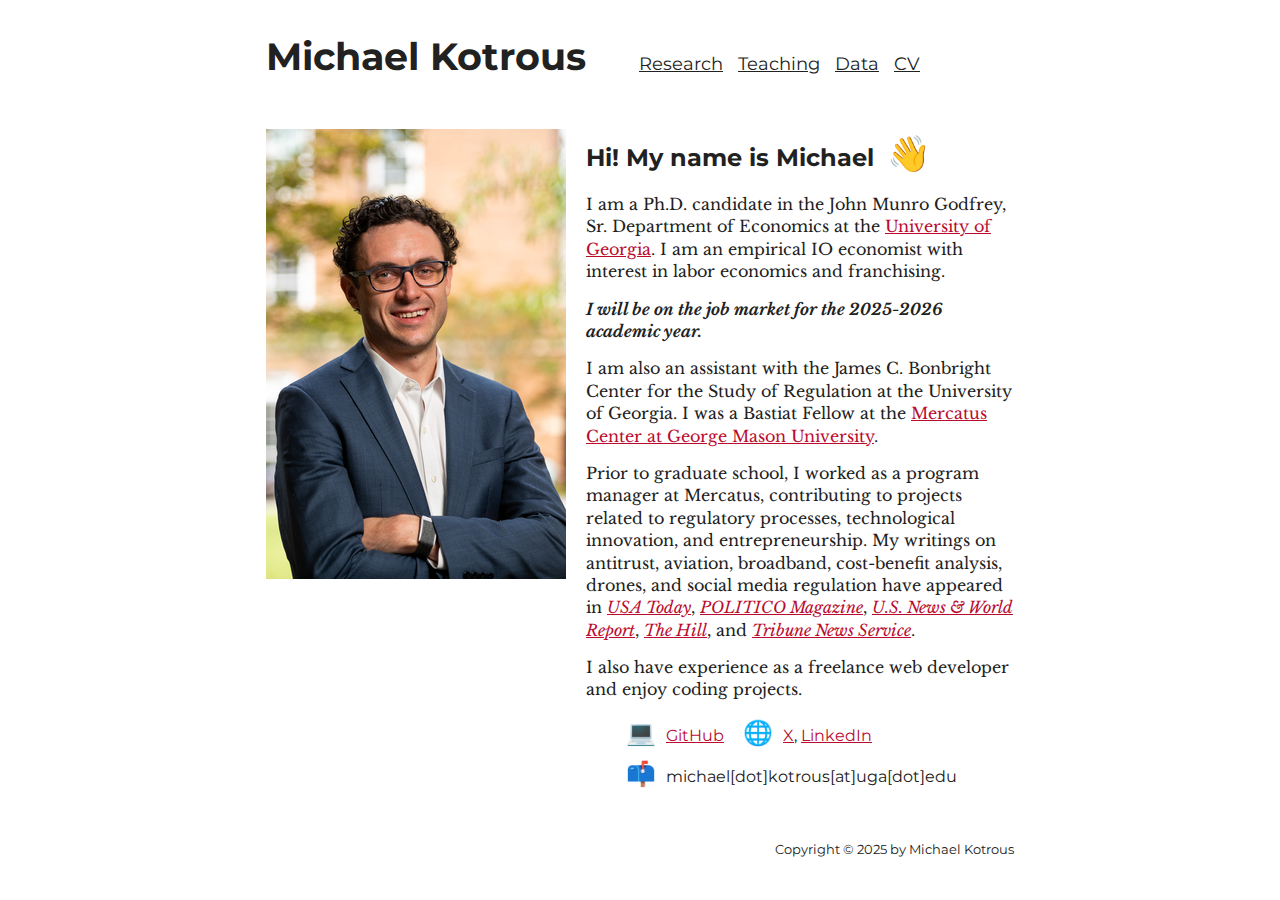
<file: index.html>
<!DOCTYPE html>
<html lang="en" data-theme="light" class="no-js">
<head>
    <meta charset="utf-8" />
    <meta name="viewport" content="width=device-width, initial-scale=1, maximum-scale=1" />
    <link href="https://fonts.googleapis.com/css2?family=Libre+Baskerville:ital,wght@0,400;0,700;1,400&family=Montserrat:wght@400;700&family=Open+Sans+Condensed:wght@300;700&display=swap" rel="stylesheet">
    <link href="/css/style.css" type="text/css" rel="stylesheet" />
    <script type="text/javascript" src="/js/main.js"></script>
    <title>Michael Kotrous</title>
</head>


<body class="homepage">
<header>
    <div class="container-fluid container-fluid--md">
        <div class="row header">
            <div class="header-content">
                <div class="toggle"><a href="#" id="theme_toggle">&#x1F4A1;</a></div>
                <h1 class="header-content--title"><a href="/">Michael Kotrous</a></h1>
                <div class="menu">
                    <ul>
                        <li><a href="/research">Research</a></li>
                        <li><a href="/teaching">Teaching</a></li>
                        <li><a href="/data">Data</a></li>
                        <li><a href="/uploads/Kotrous-CV.pdf" target="_blank">CV</a></li>
                    </ul>
                </div>
            </div>
        </div>
    </div>
</header>

<main>
<section id="homepage">
    <div class="container-fluid container-fluid--md">
        <div class="homepage-content">
            <div class="row">
                <div class="homepage-content--bio">
                    <div class="homepage-content--bio--profile">
                        <img src="/img/MichaelKotrous-UGA-final-web.jpg" alt="profile picture"/>
                    </div>
                    <div class="homepage-content--bio--summary">
                        <img class="mobile" src="/img/MichaelKotrous-UGA-square-web240.jpg" height="120" width="120" />
                        <h2>Hi! My name is Michael <span class="emoji">&#x1F44B;</span></h2>
                        <p>I am a Ph.D. candidate in the John Munro Godfrey, Sr. Department of Economics at the <a href="https://www.terry.uga.edu/directory/people/michael-kotrous" target="_blank">University of Georgia</a>. I am an empirical IO economist with interest in labor economics and franchising.</p>

                        <p><strong><em>I will be on the job market for the 2025-2026 academic year.</em></strong></p>
                            
                        <p>I am also an assistant with the James C. Bonbright Center for the Study of Regulation at the University of Georgia. I was a Bastiat Fellow at the <a href="https://www.mercatus.org/people/michael-kotrous" target="_blank">Mercatus Center at George Mason University</a>.</p>
                            
                        <p>Prior to graduate school, I worked as a program manager at Mercatus, contributing to projects related to regulatory processes, technological innovation, and entrepreneurship. My writings on antitrust, aviation, broadband, cost-benefit analysis, drones, and social media regulation have appeared in <em><a href="https://www.usatoday.com/story/opinion/2018/05/02/flight-sharing-flytenow-uber-mike-lee-column/569753002/" target="_blank">USA Today</a></em>, <em><a href="https://www.politico.com/news/magazine/2020/04/02/coronavirus-economy-reopen-deaths-balance-analysis-159248#1" target="_blank">POLITICO Magazine</a></em>, <em><a href="https://www.usnews.com/opinion/economic-intelligence/articles/2017-10-30/regulating-facebook-like-a-utility-will-further-politicize-media" target="_blank">U.S. News &amp; World Report</a></em>, <em><a href="https://thehill.com/social-tags/michael-kotrous" target="_blank">The Hill</a></em>, and <em><a href="https://web.archive.org/web/20230118050906/https://www.centralmaine.com/2020/05/23/commentary-will-lockdowns-really-kill-more-people-than-covid-19-itself/" target="_blank">Tribune News Service</a></em>.</p>
                            
                        <p>I also have experience as a freelance web developer and enjoy coding projects.</p>

                        <div class="homepage-content--bio--summary--social">
                            <ul>
                                <li><span class="emoji">&#x1F4BB;</span><a href="https://github.com/michaelkotrous" target="_blank">GitHub</a>
                                <span class="emoji">&#x1F310;</span><a href="https://x.com/MichaelKotrous" target="_blank">X</a>, <a href="https://www.linkedin.com/in/michael-kotrous/" target="_blank">LinkedIn</a>
                                <li><span class="emoji">&#x1F4EB;</span>michael[dot]kotrous[at]uga[dot]edu</li>
                            </ul>
                        </div>
                    </div>
                </div>
            </div>    
        </div>
    </div>
</section>
</main>

<footer>
    <div class="container-fluid container-fluid--md">
        <div class="row footer">
            <div class="footer-content">
                <p class="copyright">Copyright &copy; 2025 by Michael Kotrous</p>
            </div>
        </div>
    </div>
</footer>
</body>
</html>
</file>
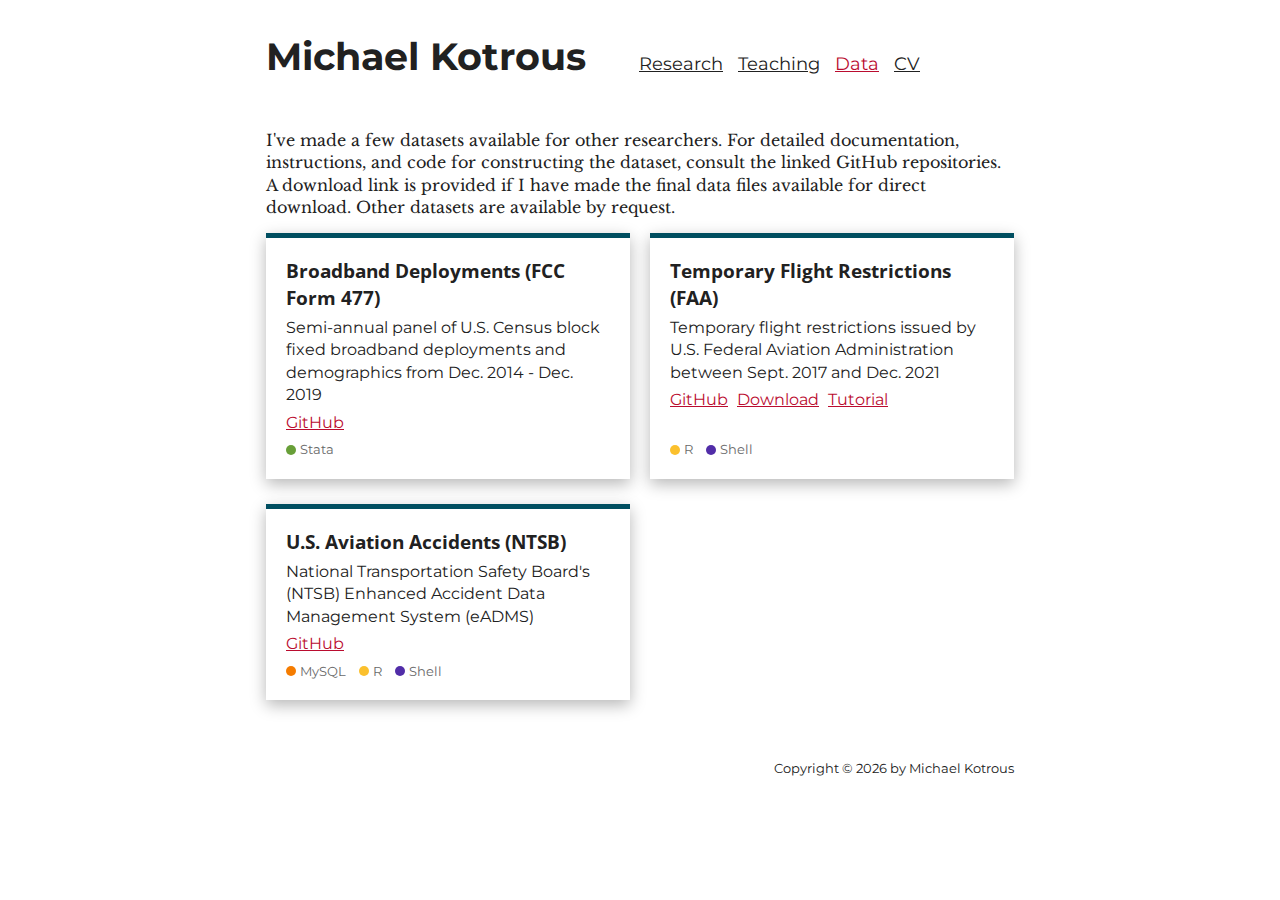
<file: data/index.html>
<!DOCTYPE html>
<html lang="en" data-theme="light" class="no-js">
<head>
    <meta charset="utf-8" />
    <meta name="viewport" content="width=device-width, initial-scale=1, maximum-scale=1" />
    <link href="https://fonts.googleapis.com/css2?family=Libre+Baskerville:ital,wght@0,400;0,700;1,400&family=Montserrat:wght@400;700&family=Open+Sans+Condensed:wght@300;700&display=swap" rel="stylesheet">
    <link href="/css/style.css" type="text/css" rel="stylesheet" />
    <script type="text/javascript" src="/js/main.js"></script>
    <title>Michael Kotrous &mdash; Data</title>
</head>


<body class="homepage">
<header>
    <div class="container-fluid container-fluid--md">
        <div class="row header">
            <div class="header-content">
                <div class="toggle"><a href="#" id="theme_toggle">&#x1F4A1;</a></div>
                <h1 class="header-content--title"><a href="/">Michael Kotrous</a></h1>
                <div class="menu">
                    <ul>
                        <li><a href="/research">Research</a></li>
                        <li><a href="/teaching">Teaching</a></li>
                        <li class="menu-item--active"><a href="/data">Data</a></li>
                        <li><a href="/uploads/Kotrous_Michael_CV.pdf" target="_blank">CV</a></li>
                    </ul>
                </div>
            </div>
        </div>
    </div>
</header>
<main>

<section>
    <div class="container-fluid container-fluid--md">
        <div class="homepage-content">
            <div class="row"> 
                <div class="homepage-content--dev">
                    <p>I've made a few datasets available for other researchers. For detailed documentation, instructions, and code for constructing the dataset, consult the linked GitHub repositories. A download link is provided if I have made the final data files available for direct download. Other datasets are available by request.</p>
                    <div class="row">
                        <div class="cards-wrapper">
                            <div class="homepage-content--dev--item homepage-content--dev--item-card">
                                <div class="card repo">
                                    <div class="card--content">
                                        <h3 class="card--content--title">Broadband Deployments (FCC Form 477)</h3>
                                        <p class="card--content--summary">Semi-annual panel of U.S. Census block fixed broadband deployments and demographics from Dec. 2014 - Dec. 2019</p>
                                        <ul class="card--content--links">
                                            <li><a href="https://github.com/michaelkotrous/form477-panels" target="_blank">GitHub</a></li>
                                        </ul>
                                        <div class="card--content--details repo--languages">
                                            <span class="stata">Stata</span>
                                        </div>
                                    </div>
                                </div>
                            </div>
                            <div class="homepage-content--dev--item homepage-content--dev--item-card">
                                <div class="card repo">
                                    <div class="card--content">
                                        <h3 class="card--content--title">Temporary Flight Restrictions (FAA)</h3>
                                        <p class="card--content--summary">Temporary flight restrictions issued by U.S. Federal Aviation Administration between Sept. 2017 and Dec. 2021</p>
                                        <ul class="card--content--links">
                                            <li><a href="https://github.com/michaelkotrous/tfr-data" target="_blank">GitHub</a></li>
                                            <li><a href="/data/downloading-faa-tfr-data-e20d56a">Download</a></li>
                                            <li><a href="/data/web-scraping-with-r-amazon-web-services-7eb5e27">Tutorial</a></li>
                                        </ul>
                                        <div class="card--content--details repo--languages">
                                            <span class="r">R</span>
                                            <span class="shell">Shell</span>
                                        </div>
                                    </div>
                                </div>
                            </div>
                            <div class="homepage-content--dev--item homepage-content--dev--item-card">
                                <div class="card repo">
                                    <div class="card--content">
                                        <h3 class="card--content--title">U.S. Aviation Accidents (NTSB)</h3>
                                        <p class="card--content--summary">National Transportation Safety Board's (NTSB) Enhanced Accident Data Management System (eADMS)</p>
                                        <ul class="card--content--links">
                                            <li><a href="https://github.com/michaelkotrous/daedalus" target="_blank">GitHub</a></li>
                                        </ul>
                                        <div class="card--content--details repo--languages">
                                            <span class="mysql">MySQL</span>
                                            <span class="r">R</span>
                                            <span class="shell">Shell</span>
                                        </div>
                                    </div>
                                </div>
                            </div>
                        </div>
                    </div>
                </div>
            </div>
        </div>
    </div>
</section>
</main>
<footer>
    <div class="container-fluid container-fluid--md">
        <div class="row footer">
            <div class="footer-content">
                <p class="copyright">Copyright &copy; 2026 by Michael Kotrous</p>
            </div>
        </div>
    </div>
</footer>
</body>
</html>
</file>
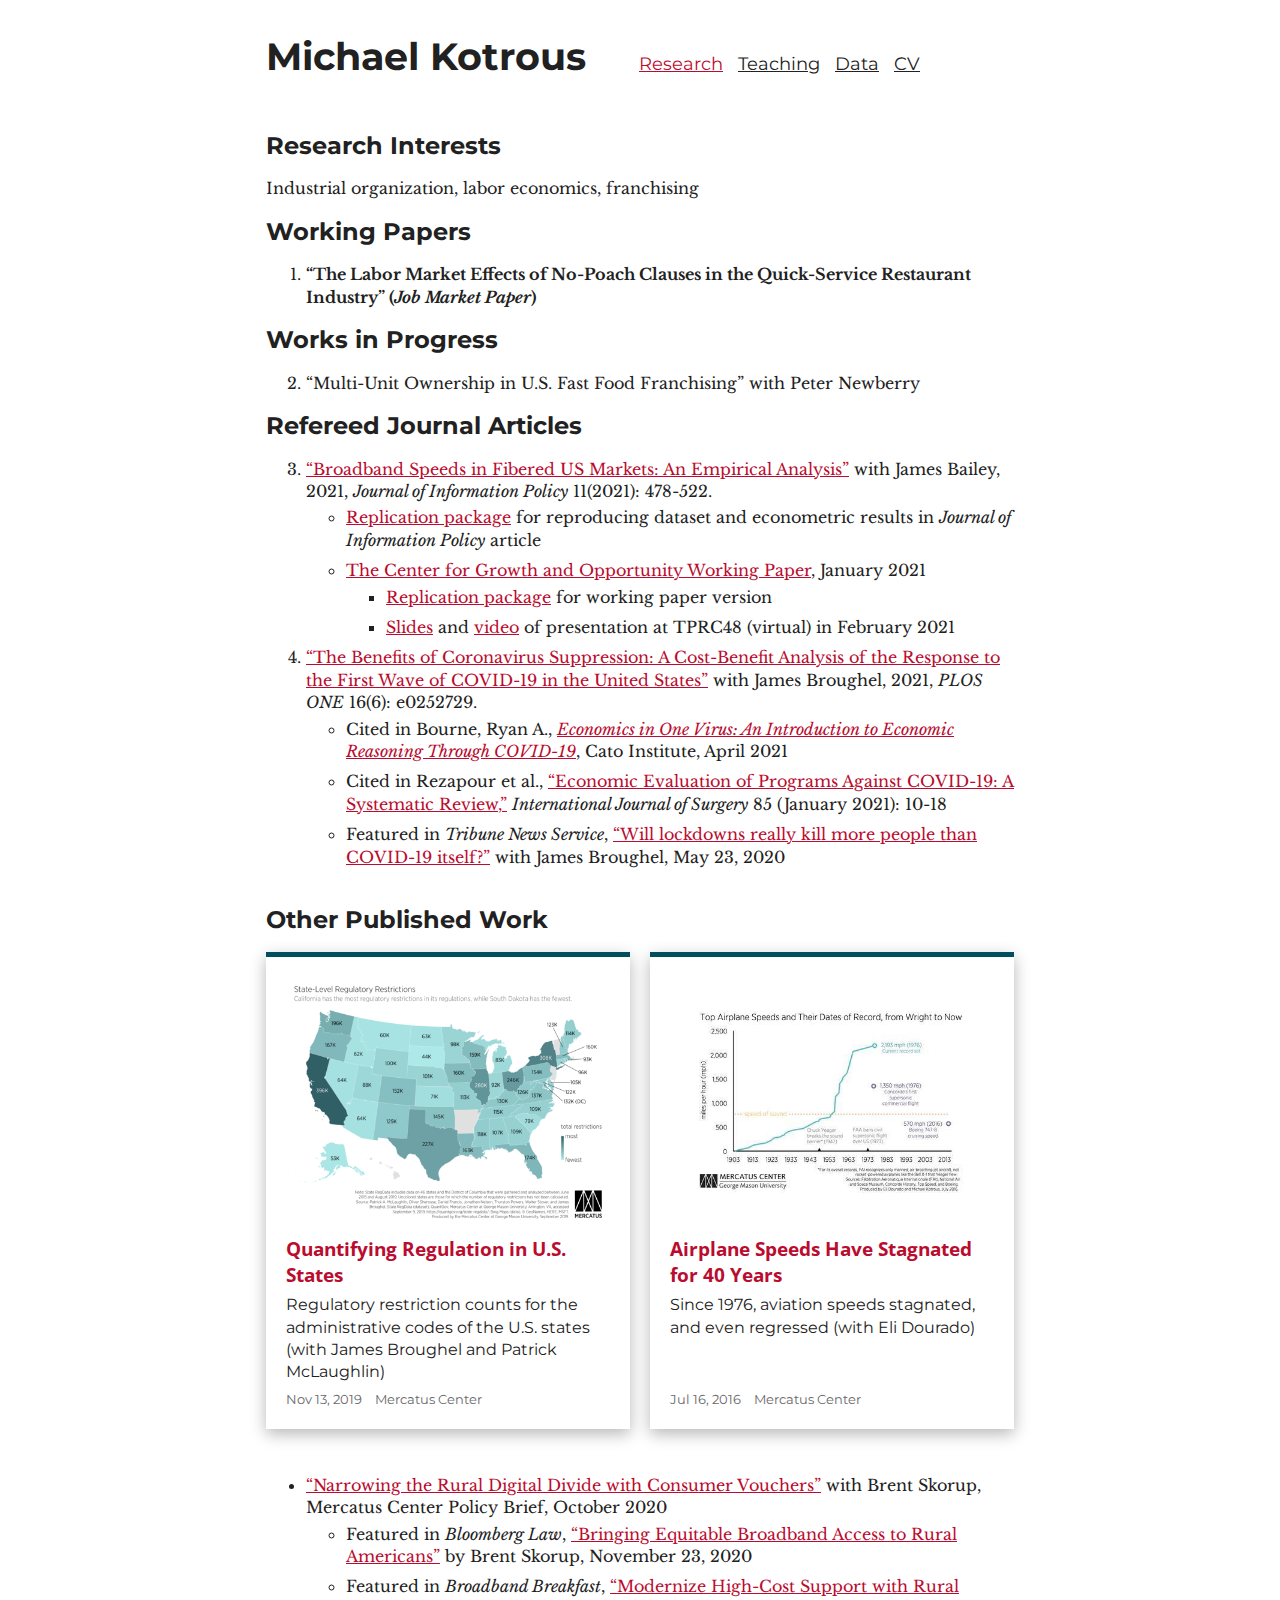
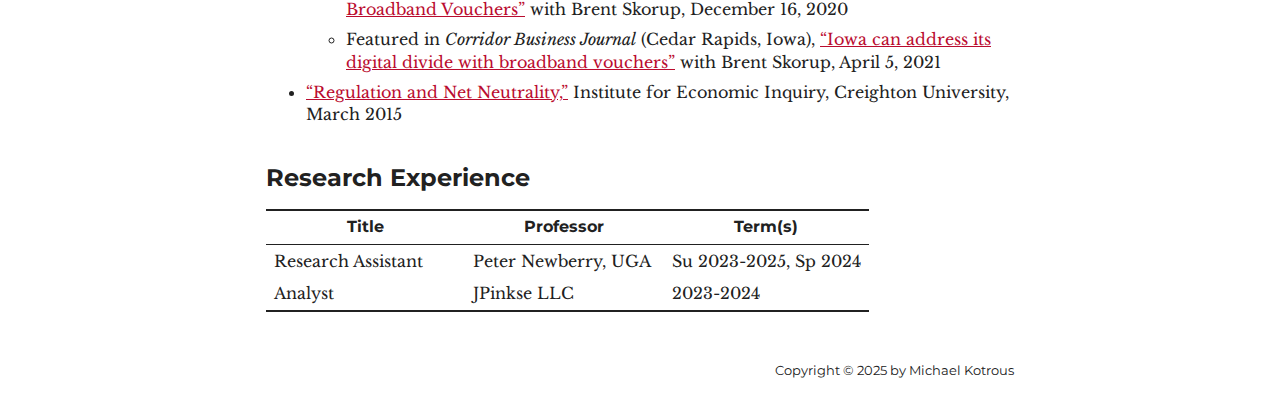
<file: research/index.html>
<!DOCTYPE html>
<html lang="en" data-theme="light" class="no-js">
<head>
    <meta charset="utf-8" />
    <meta name="viewport" content="width=device-width, initial-scale=1, maximum-scale=1" />
    <link href="https://fonts.googleapis.com/css2?family=Libre+Baskerville:ital,wght@0,400;0,700;1,400&family=Montserrat:wght@400;700&family=Open+Sans+Condensed:wght@300;700&display=swap" rel="stylesheet">
    <link href="/css/style.css" type="text/css" rel="stylesheet" />
    <script type="text/javascript" src="/js/main.js"></script>
    <title>Michael Kotrous &mdash; Research</title>
</head>


<body class="homepage">
<header>
    <div class="container-fluid container-fluid--md">
        <div class="row header">
            <div class="header-content">
                <div class="toggle"><a href="#" id="theme_toggle">&#x1F4A1;</a></div>
                <h1 class="header-content--title"><a href="/">Michael Kotrous</a></h1>
                <div class="menu">
                    <ul>
                        <li class="menu-item--active"><a href="/research">Research</a></li>
                        <li><a href="/teaching">Teaching</a></li>
                        <li><a href="/data">Data</a></li>
                        <li><a href="/uploads/Kotrous-CV.pdf" target="_blank">CV</a></li>
                    </ul>
                </div>
            </div>
        </div>
    </div>
</header>

<main>
<section>
    <div class="container-fluid container-fluid--md">
        <div class="homepage-content">
            <div class="row">
                <div class="homepage-content--research">
                    <h2>Research Interests</h2>
                    <p>Industrial organization, labor economics, franchising</p>

                    <h2>Working Papers</h2>
                    <ol>
                        <li><p><strong>&ldquo;The Labor Market Effects of No-Poach Clauses in the Quick-Service Restaurant Industry&rdquo;</a> (<em>Job Market Paper</em>)</strong></p>
                        
                        <!--<p><strong>Abstract:</strong> Lorem ipsum dolor sit amet, consectetur adipiscing elit. Curabitur volutpat ante condimentum, facilisis quam vitae, aliquet libero. In egestas fermentum libero in blandit. Curabitur vestibulum quam nisi, vitae cursus nunc tempus in. Donec quis ante nulla. Praesent in diam nisl. Aenean quam tellus, finibus vitae massa nec, venenatis fermentum metus. Vestibulum pretium in ligula nec imperdiet. Interdum et malesuada fames ac ante ipsum primis in faucibus. Aenean bibendum finibus nunc ut cursus. Etiam facilisis turpis vel consequat rutrum. Vestibulum ante ipsum primis in faucibus orci luctus et ultrices posuere cubilia curae.</p>
                        </li>-->
                    </ol>

                    <h2>Works in Progress</h2>
                    <ol start="2">
                        <li>&ldquo;Multi-Unit Ownership in U.S. Fast Food Franchising&rdquo; with Peter Newberry</li>
                    </ol>

                    <h2>Refereed Journal Articles</h2>
                    <ol start="3">
                        <li><a href="https://doi.org/10.5325/jinfopoli.11.2021.0478" target="_blank">&ldquo;Broadband Speeds in Fibered US Markets: An Empirical Analysis&rdquo;</a> with James Bailey, 2021, <em>Journal of Information Policy</em> 11(2021): 478-522.
                            <ul>
                                <li><a href="https://github.com/michaelkotrous/form477-panels/tree/v.1.1.1" target="_blank">Replication package</a> for reproducing dataset and econometric results in <em>Journal of Information Policy</em> article</li>
                                <li><a href="https://www.thecgo.org/research/broadband-speeds-in-fibered-markets-an-empirical-analysis/" target="_blank">The Center for Growth and Opportunity Working Paper</a>, January 2021
                                    <ul>
                                        <li><a href="https://github.com/michaelkotrous/form477-panels/tree/v.1.0.1" target="_blank">Replication package</a> for working paper version</li>
                                        <li><a href="/uploads/KotrousBailey-TPRCPresentation.pdf" target="_blank">Slides</a> and <a href="https://youtu.be/bjMFvhriBbQ?t=40" target="_blank">video</a> of presentation at TPRC48 (virtual) in February 2021</li>
                                    </ul>
                                </li>
                            </ul>
                        </li>
                        <li><a href="https://doi.org/10.1371/journal.pone.0252729" target="_blank">&ldquo;The Benefits of Coronavirus Suppression: A Cost-Benefit Analysis of the Response to the First Wave of COVID-19 in the United States&rdquo;</a> with James Broughel, 2021, <em>PLOS ONE</em> 16(6): e0252729.
                            <ul>
                                <li>Cited in Bourne, Ryan A., <em><a href="https://www.cato.org/books/economics-one-virus" target="_blank">Economics in One Virus: An Introduction to Economic Reasoning Through COVID-19</a></em>, Cato Institute, April 2021
                                <li>Cited in Rezapour et al., <a href="https://doi.org/10.1016/j.ijsu.2020.11.015" target="_blank">&ldquo;Economic Evaluation of Programs Against COVID-19: A Systematic Review,&rdquo;</a> <em>International Journal of Surgery</em> 85 (January 2021): 10-18
                                <li>Featured in <em>Tribune News Service</em>, <a target="_blank" href="https://web.archive.org/web/20230118050906/https://www.centralmaine.com/2020/05/23/commentary-will-lockdowns-really-kill-more-people-than-covid-19-itself/" target="_blank">&ldquo;Will lockdowns really kill more people than COVID-19 itself?&rdquo;</a> with James Broughel, May 23, 2020</li>
                            </ul>
                        </li>
                    </ol>
                </div>
            </div>
            <div class="row">
                <div class="homepage-content--charts">
                    <h2>Other Published Work</h2>
                    <div class="row">
                        <div class="cards-wrapper">
                            <div class="homepage-content--charts--item homepage-content--charts--item-card">
                                <div class="card chart">
                                    <div class="card--content">
                                        <img src="/uploads/figure_1_state-level_regulatory_restrictions_-_v11_3-540.png" />
                                        <h3 class="card--content--title"><a target="_blank" href="https://www.mercatus.org/publications/regulation/quantifying-regulation-us-states">Quantifying Regulation in U.S. States</a></h3>
                                                                                    <p class="card--content--summary">Regulatory restriction counts for the administrative codes of the U.S. states (with James Broughel and Patrick McLaughlin)</p>
                                                                                <div class="card--content--details">
                                            <span class="date">Nov 13, 2019</span>
                                                                                            <span class="publisher">Mercatus Center</span>
                                                                                    </div>
                                    </div>
                                </div>
                            </div>
                                                        <div class="homepage-content--charts--item homepage-content--charts--item-card">
                                <div class="card chart">
                                    <div class="card--content">
                                        <img src="/uploads/Dourado-Airspeed-chart-v1-540.jpg" />
                                        <h3 class="card--content--title"><a target="_blank" href="https://www.mercatus.org/publications/technology-and-innovation/airplane-speeds-have-stagnated-40-years">Airplane Speeds Have Stagnated for 40 Years</a></h3>
                                                                                    <p class="card--content--summary">Since 1976, aviation speeds stagnated, and even regressed (with Eli Dourado)</p>
                                                                                <div class="card--content--details">
                                            <span class="date">Jul 16, 2016</span>
                                                                                            <span class="publisher">Mercatus Center</span>
                                                                                    </div>
                                    </div>
                                </div>
                            </div>
                        </div>
                    </div>
                    <ul>
                        <li><a href="https://www.mercatus.org/publications/technology-and-innovation/narrowing-rural-digital-divide-consumer-vouchers" target="_blank">&ldquo;Narrowing the Rural Digital Divide with Consumer Vouchers&rdquo;</a> with Brent Skorup, Mercatus Center Policy Brief, October 2020
                            <ul>
                                <li>Featured in <em>Bloomberg Law</em>, <a href="https://news.bloomberglaw.com/us-law-week/bringing-equitable-broadband-access-to-rural-americans" target="_blank">&ldquo;Bringing Equitable Broadband Access to Rural Americans&rdquo;</a> by Brent Skorup, November 23, 2020</li>
                                <li>Featured in <em>Broadband Breakfast</em>, <a href="http://broadbandbreakfast.com/2020/12/brent-skorup-and-michael-kotrous-modernize-high-cost-support-with-rural-broadband-vouchers/" target="_blank">&ldquo;Modernize High-Cost Support with Rural Broadband Vouchers&rdquo;</a> with Brent Skorup, December 16, 2020</li>
                                <li>Featured in <em>Corridor Business Journal</em> (Cedar Rapids, Iowa), <a href="https://corridorbusiness.com/iowa-can-address-its-digital-divide-with-broadband-vouchers/" target="_blank">&ldquo;Iowa can address its digital divide with broadband vouchers&rdquo;</a> with Brent Skorup, April 5, 2021</li>
                            </ul>
                        </li>
                        <li><a href="https://papers.ssrn.com/sol3/papers.cfm?abstract_id=2575436" target="_blank">&ldquo;Regulation and Net Neutrality,&rdquo;</a> Institute for Economic Inquiry, Creighton University, March 2015</li>
                    </ul>
                </div>
            </div>
            <div class="row">
                <div class="homepage-content--research">
                    <h2>Research Experience</h2>
                    <table>
                        <thead>
                            <tr>
                                <th style="width: 33%">Title</th>
                                <th style="width: 33%">Professor</th>
                                <th style="width: 34%">Term(s)</th>
                            </tr>
                        </thead>
                        <tbody>
                            <tr>
                                <td>Research Assistant</td>
                                <td>Peter Newberry, UGA</td>
                                <td>Su 2023-2025, Sp 2024</td>
                            </tr>
                            <tr>
                                <td>Analyst</td>
                                <td>JPinkse LLC</td>
                                <td>2023-2024</td>
                            </tr>
                        </tbody>
                    </table>
                </div>
            </div>
        </div>
    </div>
</section>
</main>

<footer>
    <div class="container-fluid container-fluid--md">
        <div class="row footer">
            <div class="footer-content">
                <p class="copyright">Copyright &copy; 2025 by Michael Kotrous</p>
            </div>
        </div>
    </div>
</footer>
</body>
</html>
</file>
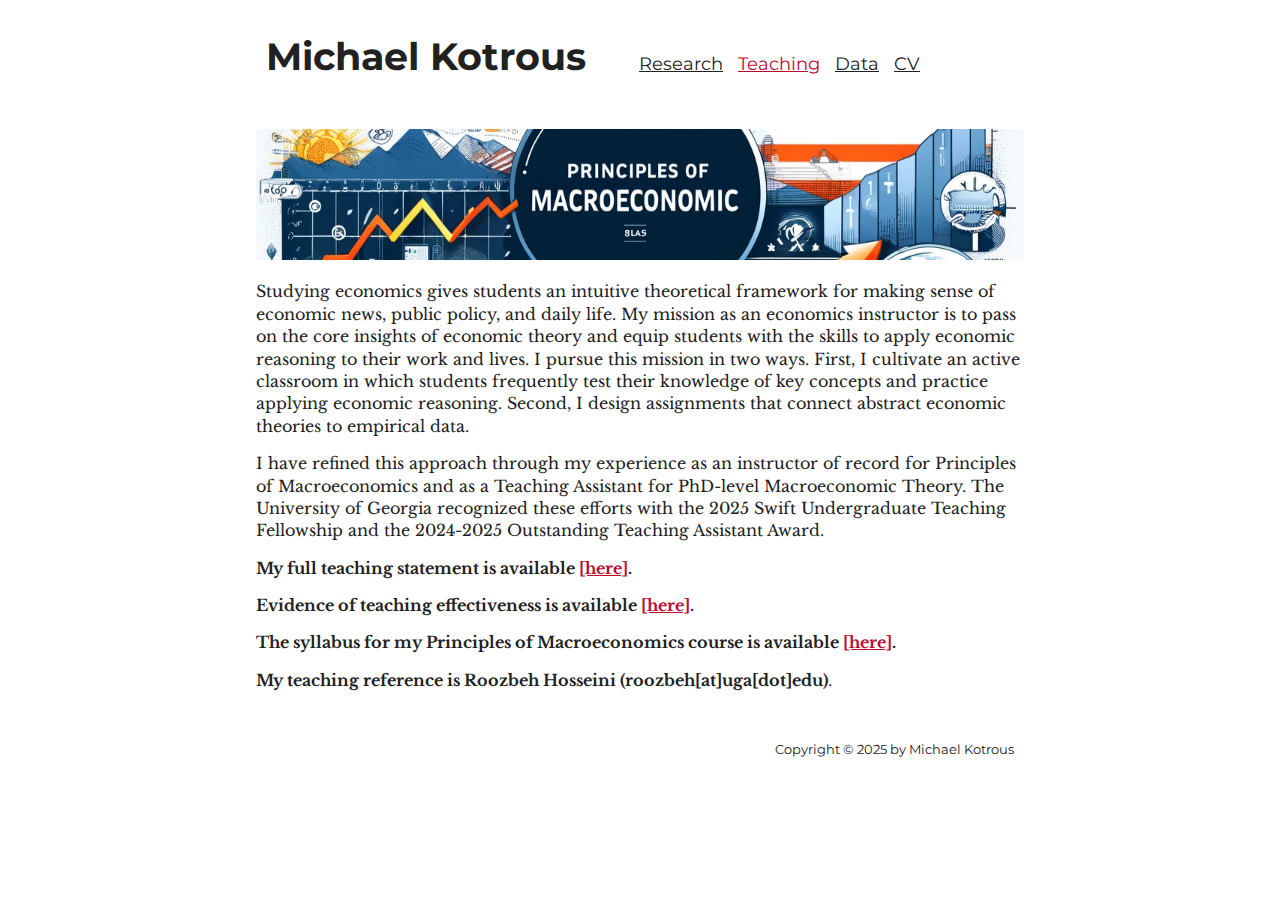
<file: teaching/index.html>
<!DOCTYPE html>
<html lang="en" data-theme="light" class="no-js">
<head>
    <meta charset="utf-8" />
    <meta name="viewport" content="width=device-width, initial-scale=1, maximum-scale=1" />
    <link href="https://fonts.googleapis.com/css2?family=Libre+Baskerville:ital,wght@0,400;0,700;1,400&family=Montserrat:wght@400;700&family=Open+Sans+Condensed:wght@300;700&display=swap" rel="stylesheet">
    <link href="/css/style.css" type="text/css" rel="stylesheet" />
    <script type="text/javascript" src="/js/main.js"></script>
    <title>Michael Kotrous &mdash; Teaching</title>
</head>

<body class="homepage">
<header>
    <div class="container-fluid container-fluid--md">
        <div class="row header">
            <div class="header-content">
                <div class="toggle"><a href="#" id="theme_toggle">&#x1F4A1;</a></div>
                <h1 class="header-content--title"><a href="/">Michael Kotrous</a></h1>
                <div class="menu">
                    <ul>
                        <li><a href="/research">Research</a></li>
                        <li class="menu-item--active"><a href="/teaching">Teaching</a></li>
                        <li><a href="/data">Data</a></li>
                        <li><a href="/uploads/Kotrous-CV.pdf" target="_blank">CV</a></li>
                    </ul>
                </div>
            </div>
        </div>
    </div>
</header>

<main>
<section>
    <div class="container-fluid container-fluid--md">
        <div class="homepage-content">
            <div class="row">
                <div class="homepage-content--teaching">
                    <p>
                        <img src="/uploads/Original_Principles_of_Macroeconomics_Banner_Cropped.png" alt="Banner Image for my Principles of Macroeconomics Course (generated by ChatGPT)" />
                        
                    </p>
                    
                    <p>Studying economics gives students an intuitive theoretical framework for making sense of economic news, public policy, and daily life. My mission as an economics instructor is to pass on the core insights of economic theory and equip students with the skills to apply economic reasoning to their work and lives. I pursue this mission in two ways. First, I cultivate an active classroom in which students frequently test their knowledge of key concepts and practice applying economic reasoning. Second, I design assignments that connect abstract economic theories to empirical data.</p>

                    <p>I have refined this approach through my experience as an instructor of record for Principles of Macroeconomics and as a Teaching Assistant for PhD-level Macroeconomic Theory. The University of Georgia recognized these efforts with the 2025 Swift Undergraduate Teaching Fellowship and the 2024-2025 Outstanding Teaching Assistant Award.</p>

                    <p><strong>My full teaching statement is available <a href="/uploads/Kotrous_Michael_TeachingStatement.pdf" target="_blank">[here]</a>.</strong></p>

                    <p><strong>Evidence of teaching effectiveness is available <a href="/uploads/Kotrous_Michael_TeachingPortfolio_Short.pdf" target="_blank">[here]</a>.</strong></p>

                    <p><strong>The syllabus for my Principles of Macroeconomics course is available <a href="/uploads/Kotrous_ECON2105_Summer2024_Syllabus.pdf" target="_blank">[here]</a>.</strong></p>

                    <p><strong>My teaching reference is Roozbeh Hosseini (roozbeh[at]uga[dot]edu)</strong>.</p>
                    
                    <!--<h2>Spring 2024</h2> 
                    <ul>
                        <li><a href="/teaching/econ8050/spring2024">ECON 8050: Macroeconomics II (Ph.D.) &ndash; Teaching Assistant</a></li>
                    </ul>
                    <h2>Fall 2023</h2>
                    <ul>
                        <li><a href="/teaching/econ8040/fall2023">ECON 8040 &ndash; Macroeconomics I (Ph.D.) &ndash; Teaching Assistant</a></li>
                    </ul>-->
                </div>
            </div>
        </div>
    </div>
</section>
</main>

<footer>
    <div class="container-fluid container-fluid--md">
        <div class="row footer">
            <div class="footer-content">
                <p class="copyright">Copyright &copy; 2025 by Michael Kotrous</p>
            </div>
        </div>
    </div>
</footer>
</body>
</html>
</file>
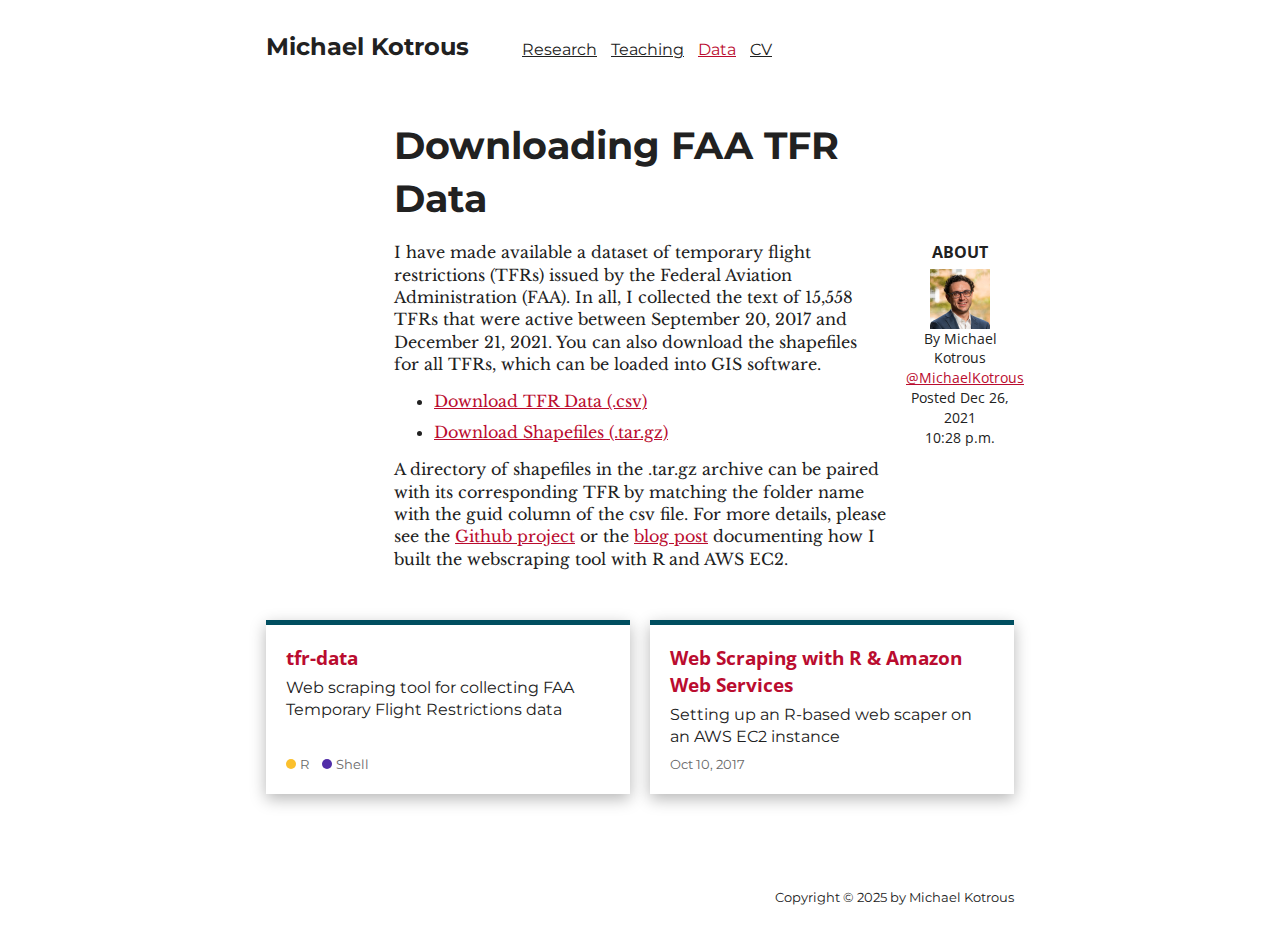
<file: data/downloading-faa-tfr-data-e20d56a/index.html>
<!DOCTYPE html>
<html lang="en" data-theme="light" class="no-js">
<head>
    <meta charset="utf-8" />
    <meta name="viewport" content="width=device-width, initial-scale=1, maximum-scale=1" />
    <link href="https://fonts.googleapis.com/css2?family=Libre+Baskerville:ital,wght@0,400;0,700;1,400&family=Montserrat:wght@400;700&family=Open+Sans+Condensed:wght@300;700&display=swap" rel="stylesheet">
    <link href="/css/style.css" type="text/css" rel="stylesheet" />
    <script type="text/javascript" src="/js/main.js"></script>
    <title>Michael Kotrous</title>
</head>


<body class="article">
<header>
    <div class="container-fluid container-fluid--md">
        <div class="row header">
            <div class="header-content">
                <div class="toggle"><a href="#" id="theme_toggle">&#x1F4A1;</a></div>
                <h1 class="header-content--title"><a href="/">Michael Kotrous</a></h1>
                <div class="menu">
                    <ul>
                        <li><a href="/research">Research</a></li>
                        <li><a href="/teaching">Teaching</a></li>
                        <li class="menu-item--active"><a href="/data">Data</a></li>
                        <li><a href="/uploads/Kotrous_Michael_CV.pdf" target="_blank">CV</a></li>
                    </ul>
                </div>
            </div>
        </div>
    </div>
</header>
<main>
            
<section id="article">
    <div class="container-fluid container-fluid--md">
        <div class="row article-head">
            <div class="article-head--content">
                <h2 class="title">Downloading FAA TFR Data</h2>
            </div>
        </div>
        <div class="row article-content no-toc">
            <div class="article-content--body">
                <!-- For easy conversion of HTML to JSON string, see https://www.freeformatter.com/json-escape.html-->
                <p>I have made available a dataset of temporary flight restrictions (TFRs) issued by the Federal Aviation Administration (FAA). In all, I collected the text of 15,558 TFRs that were active between September 20, 2017 and December 21, 2021. You can also download the shapefiles for all TFRs, which can be loaded into GIS software.</p><ul><li><a href="https://faa-tfr-datasnap.s3.us-east-2.amazonaws.com/tfrData-export-memory.2021.12.22.21UTC-6.csv">Download TFR Data (.csv)</a></li><li><a href="https://faa-tfr-datasnap.s3.us-east-2.amazonaws.com/shapefiles.2021.12.22.21UTC-6.tar.gz">Download Shapefiles (.tar.gz)</a></li></ul><p>A directory of shapefiles in the .tar.gz archive can be paired with its corresponding TFR by matching the folder name with the guid column of the csv file. For more details, please see the <a href="https://github.com/michaelkotrous/tfr-data">Github project</a> or the <a href="/data/web-scraping-with-r-amazon-web-services-7eb5e27">blog post</a> documenting how I built the webscraping tool with R and AWS EC2.</p>
            </div>
            <div class="article-content--sidebar">
                <div class="article-content--sidebar--block article-content--sidebar--detail">
                    <h4>About</h4>
                    <div class="article-content--sidebar--detail--content">
                        <img src="/img/MichaelKotrous-UGA-square-web240.jpg" />
                        By Michael Kotrous<br />
                        <a href="http://twitter.com/MichaelKotrous" target="_blank">@MichaelKotrous</a><br />
                        Posted Dec 26, 2021<br />
                        10:28 p.m.                                            
                    </div>
                </div>
            </div>
        </div>
    </div>
</section>
    <section id="article-afterward">
        <div class="article-list">
            <div class="container-fluid container-fluid--md">
                                <div class="row">
                    <div class="cards-wrapper">
                                            <div class="article-list--item article-list--item-card">
                            <div class="card repo">
                                <div class="card--content">
                                                                        <h3 class="card--content--title"><a href="https://github.com/michaelkotrous/tfr-data" target="_blank">tfr-data</a></h3>
                                    <p class="card--content--summary">Web scraping tool for collecting FAA Temporary Flight Restrictions data</p>
                                    <div class="card--content--details repo--languages">
                                                                                                                                    <span class="r">R</span>
                                                                                            <span class="shell">Shell</span>
                                                                                                                        </div>
                                </div>
                            </div>
                        </div>
                                            <div class="article-list--item article-list--item-card">
                            <div class="card article">
                                <div class="card--content">
                                                                        <h3 class="card--content--title"><a href="/data/web-scraping-with-r-amazon-web-services-7eb5e27">Web Scraping with R &amp; Amazon Web Services</a></h3>
                                    <p class="card--content--summary">Setting up an R-based web scaper on an AWS EC2 instance</p>
                                    <div class="card--content--details">
                                         
                                            <span class="date">Oct 10, 2017</span>
                                                                                                                        </div>
                                </div>
                            </div>
                        </div>
                                        </div>
                </div>
            </div>
        </div>
    </section>
    </main>
<footer>
    <div class="container-fluid container-fluid--md">
        <div class="row footer">
            <div class="footer-content">
                <p class="copyright">Copyright &copy; 2025 by Michael Kotrous</p>
            </div>
        </div>
    </div>
</footer>
</body>
</html>
</file>
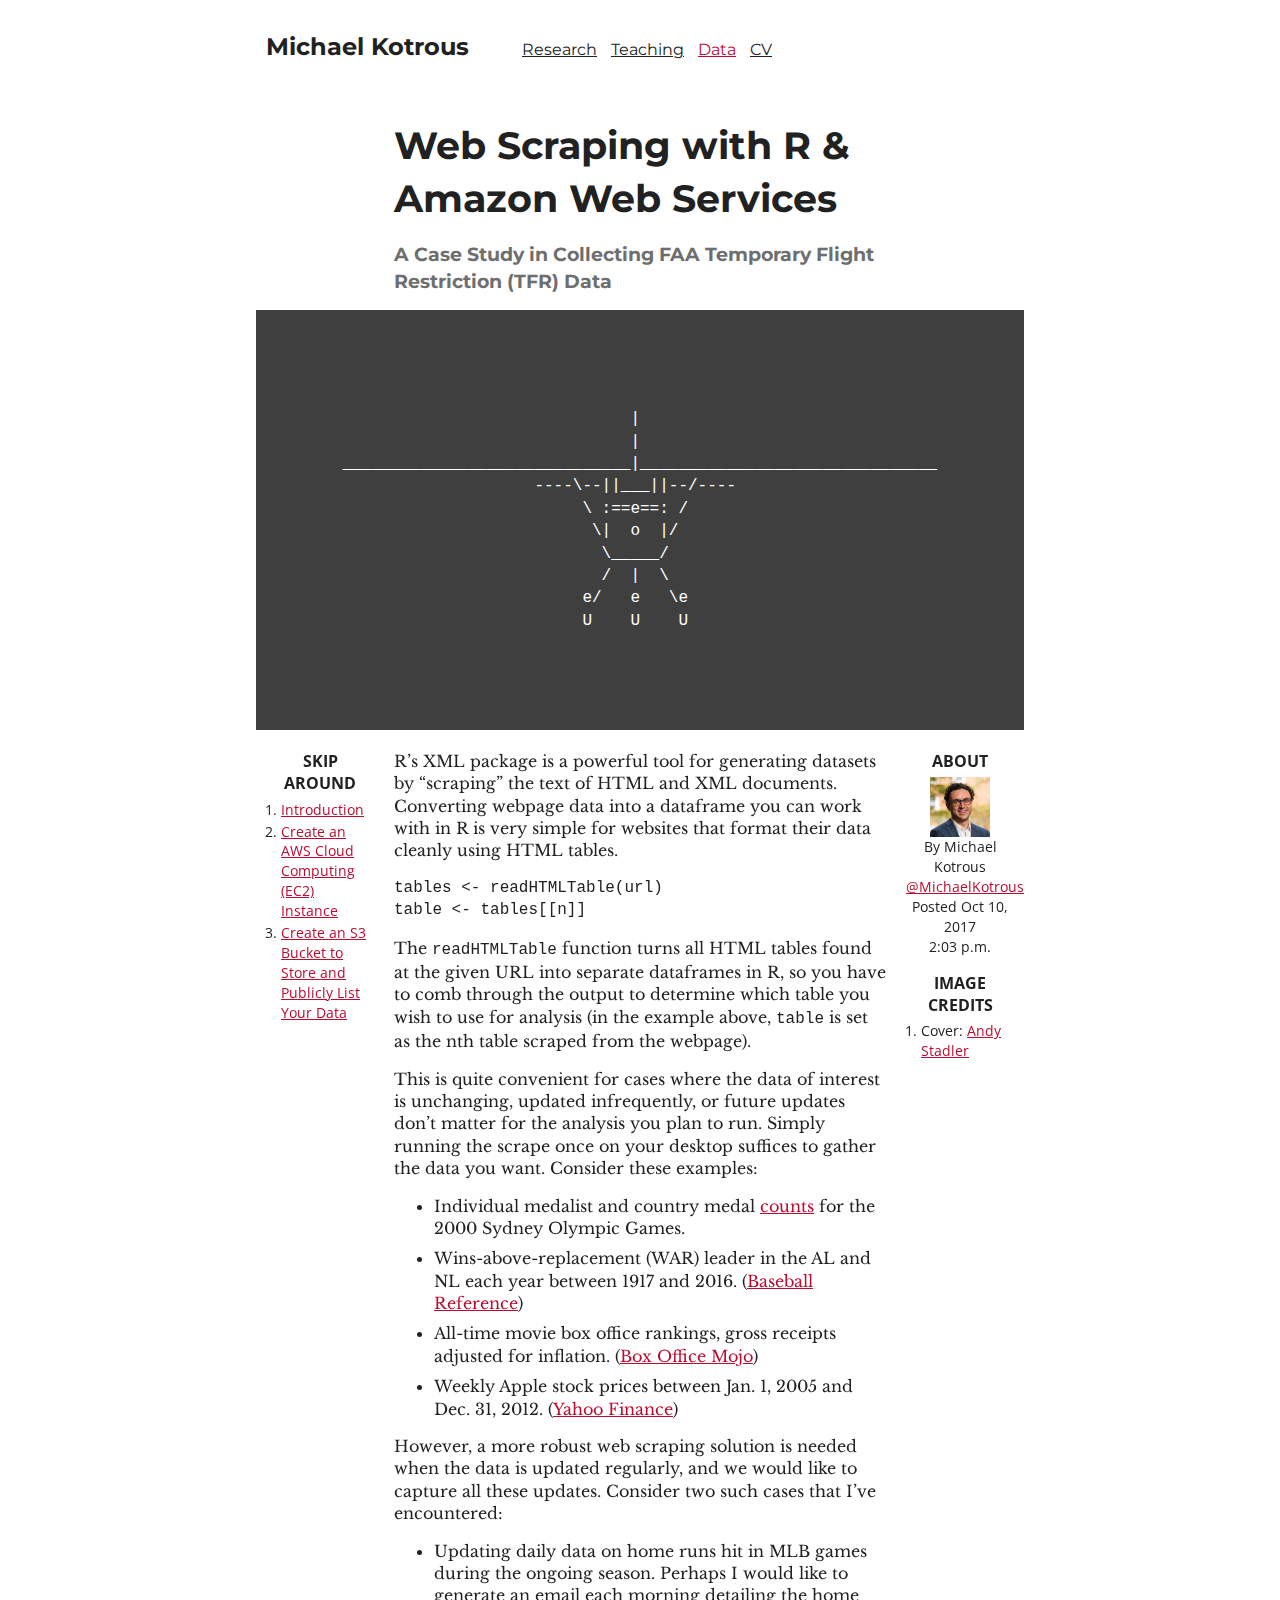
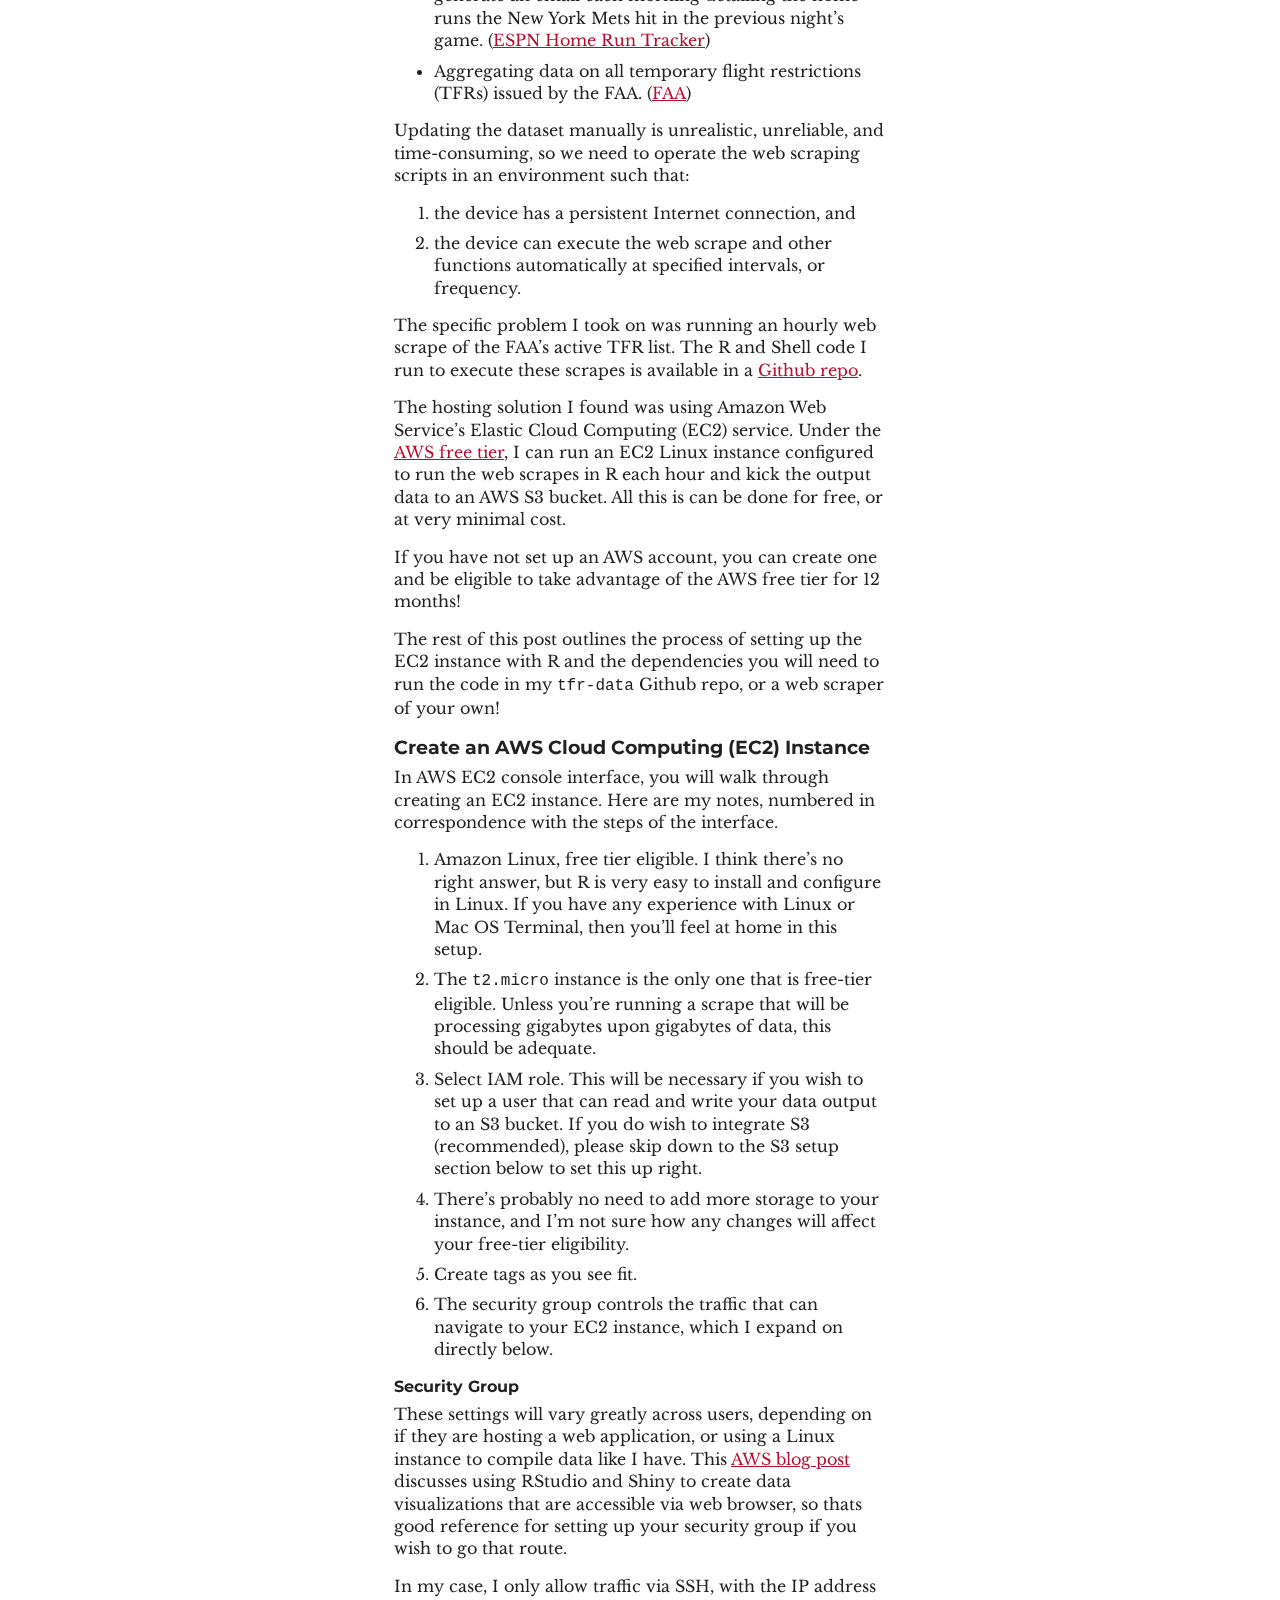
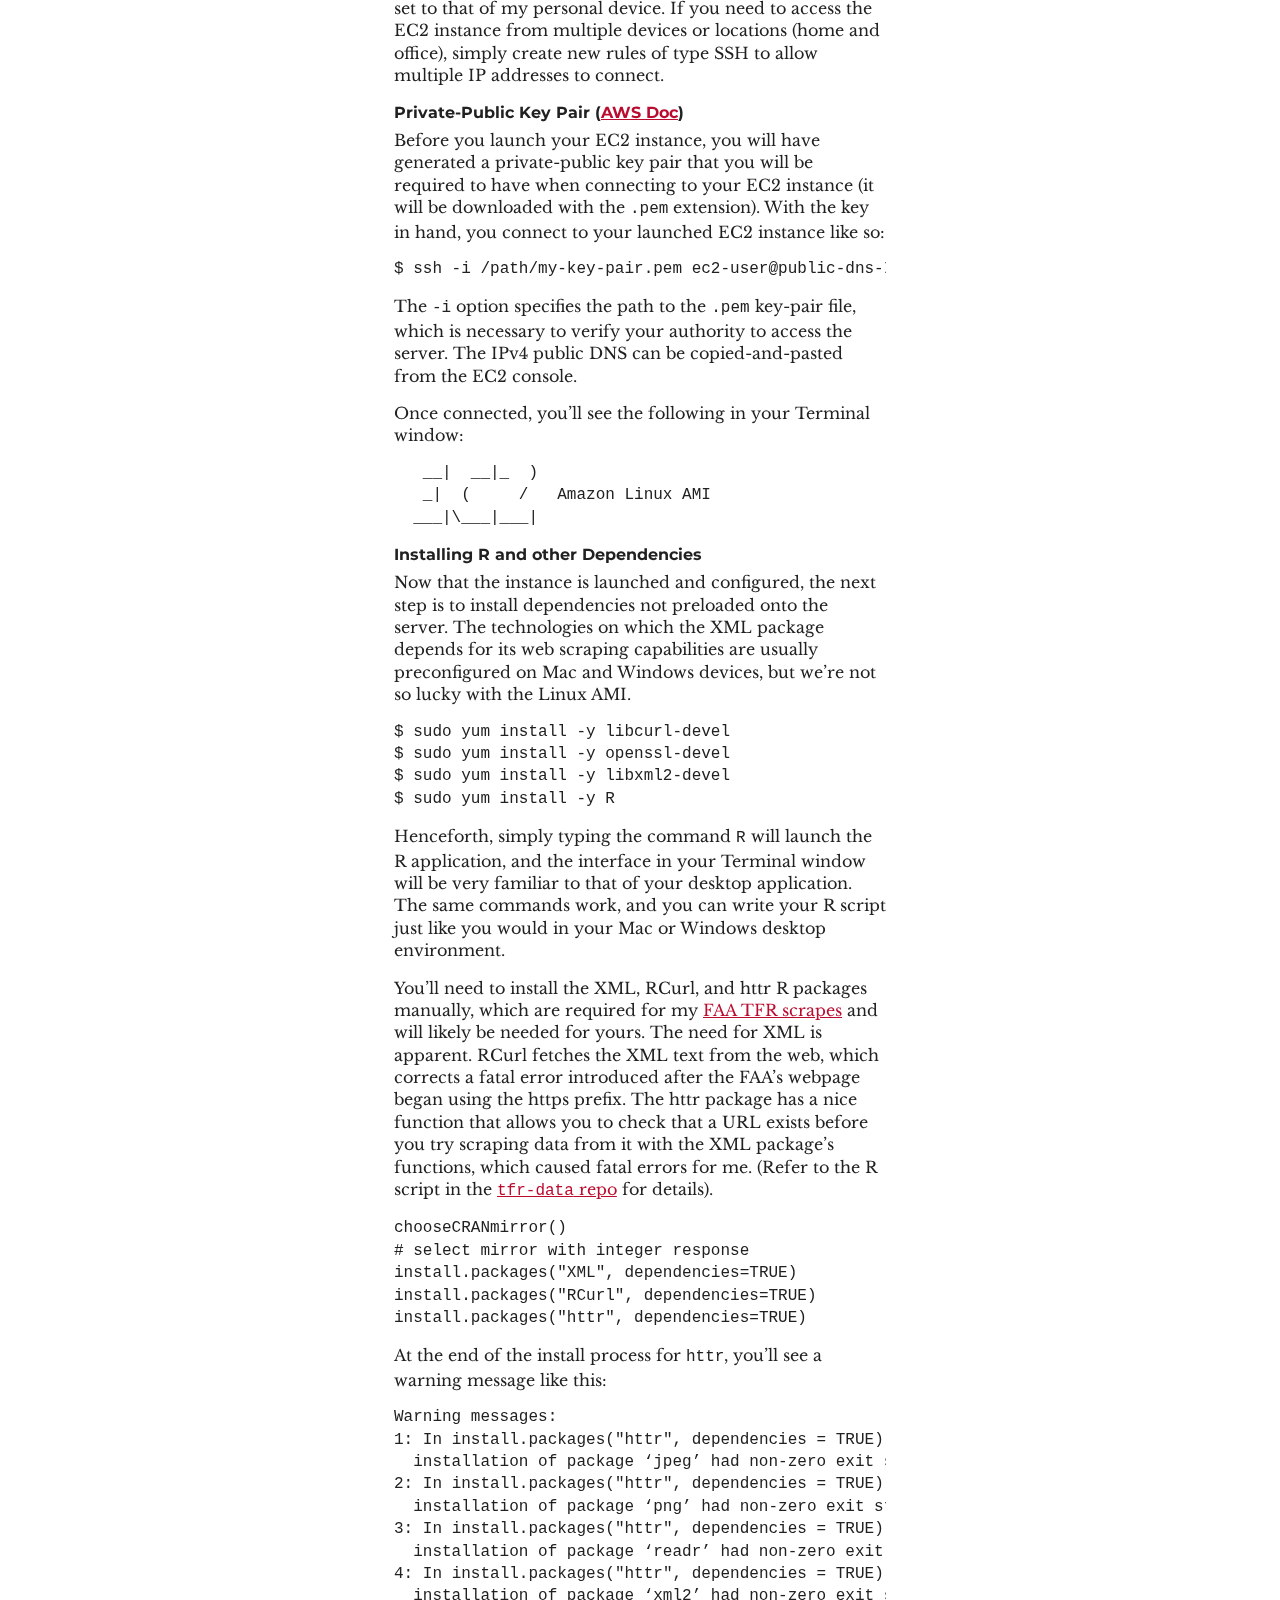
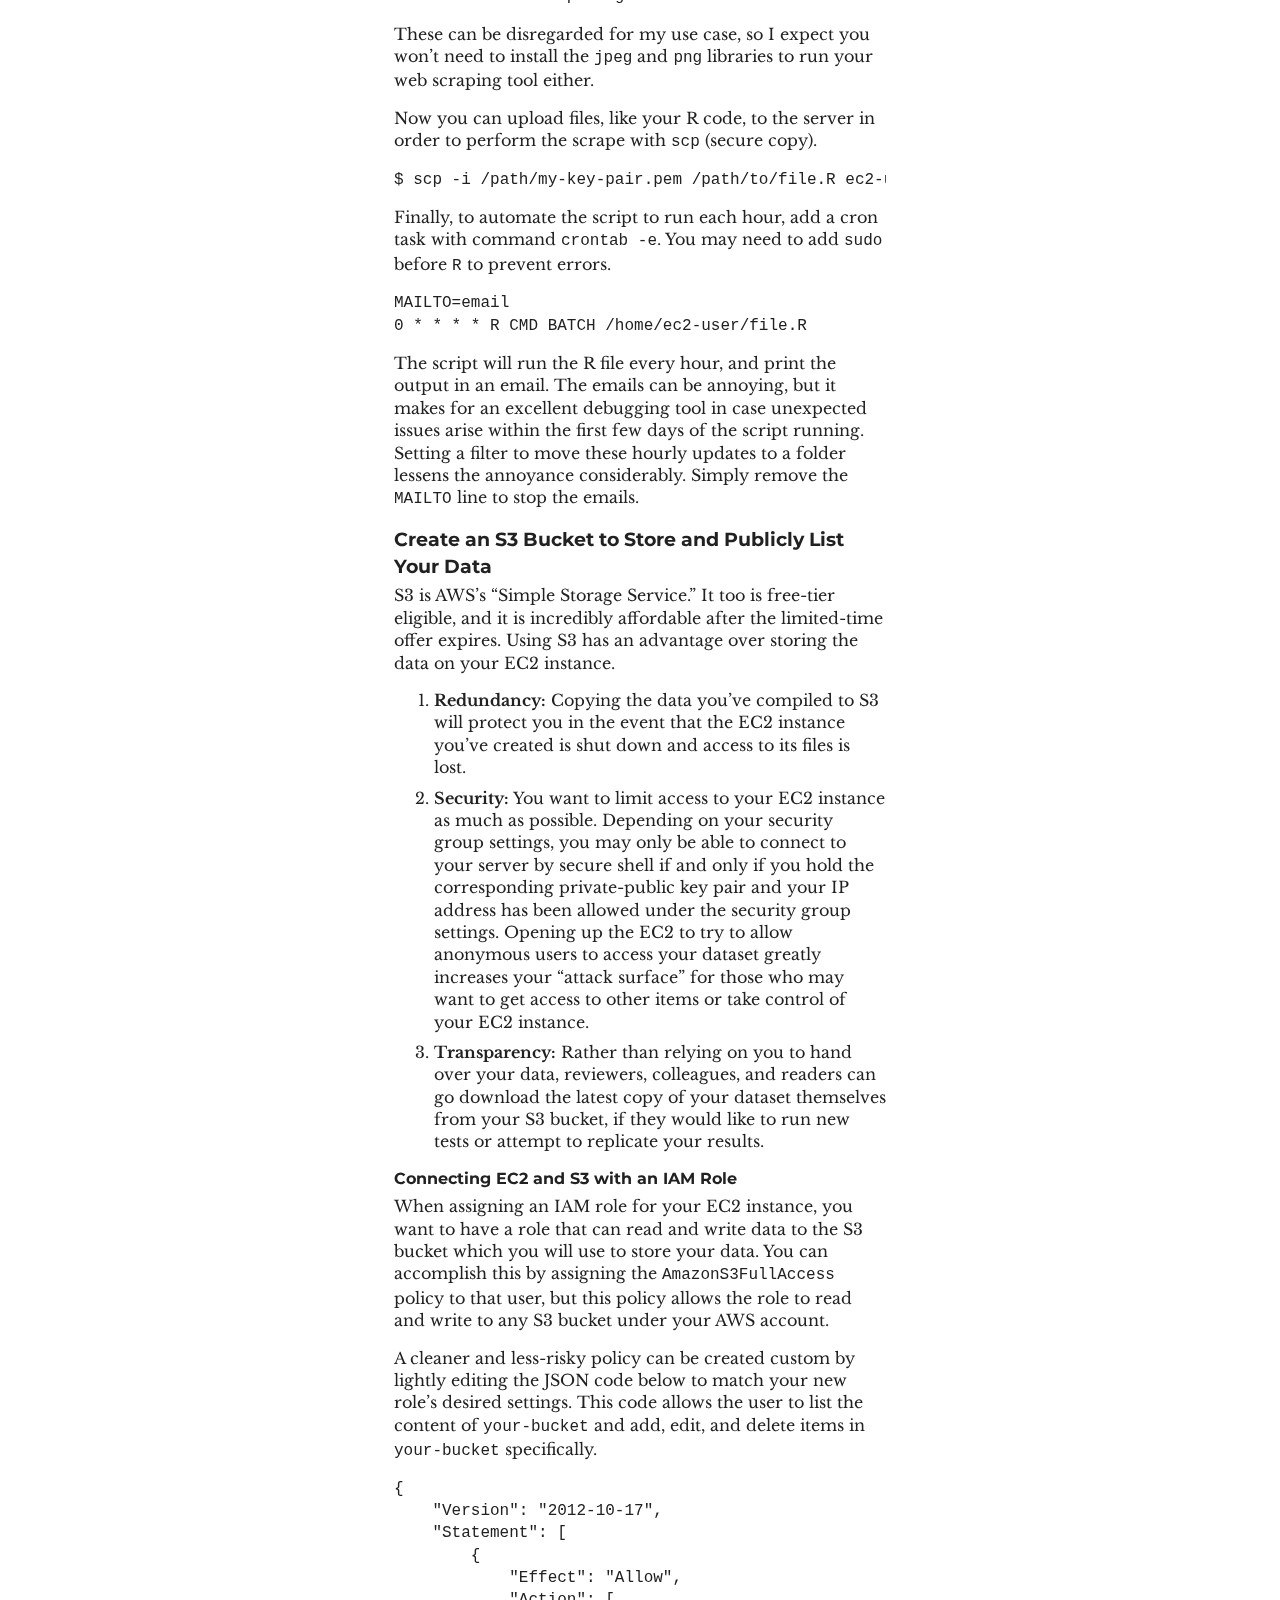
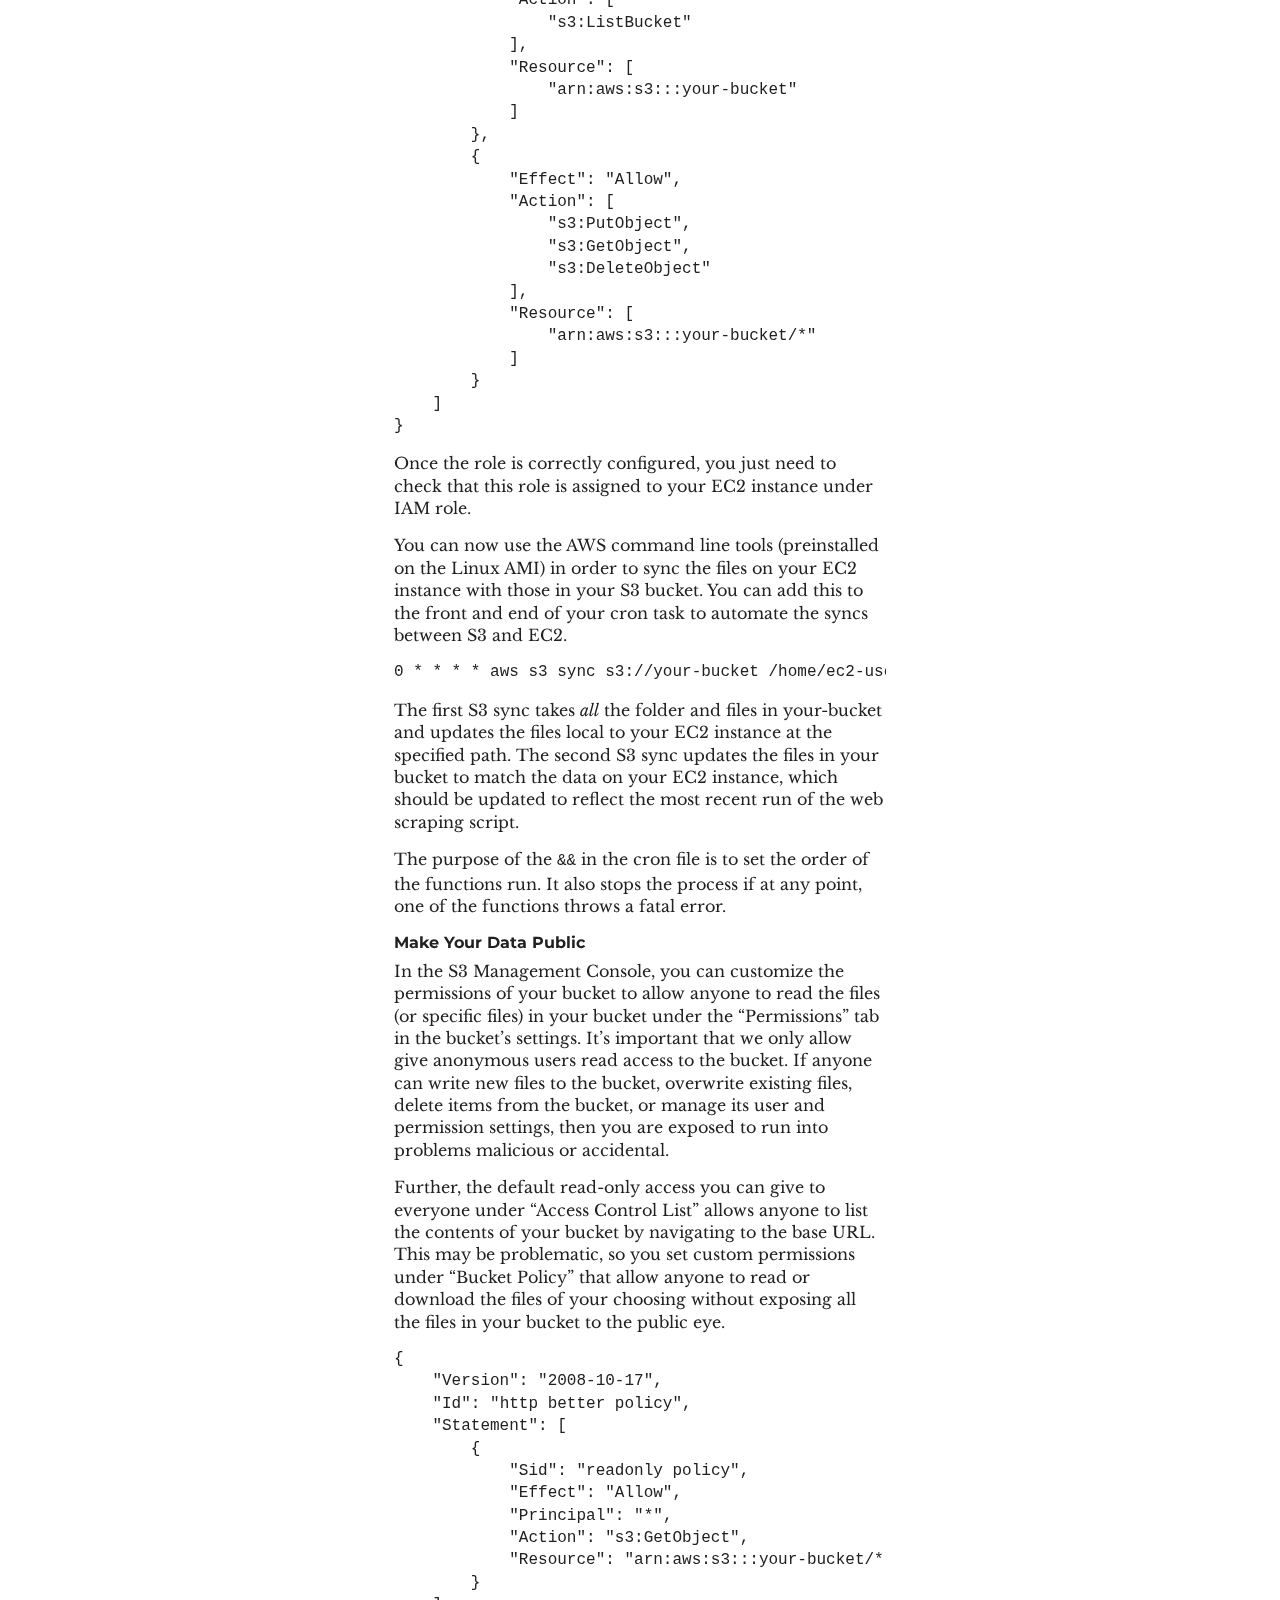
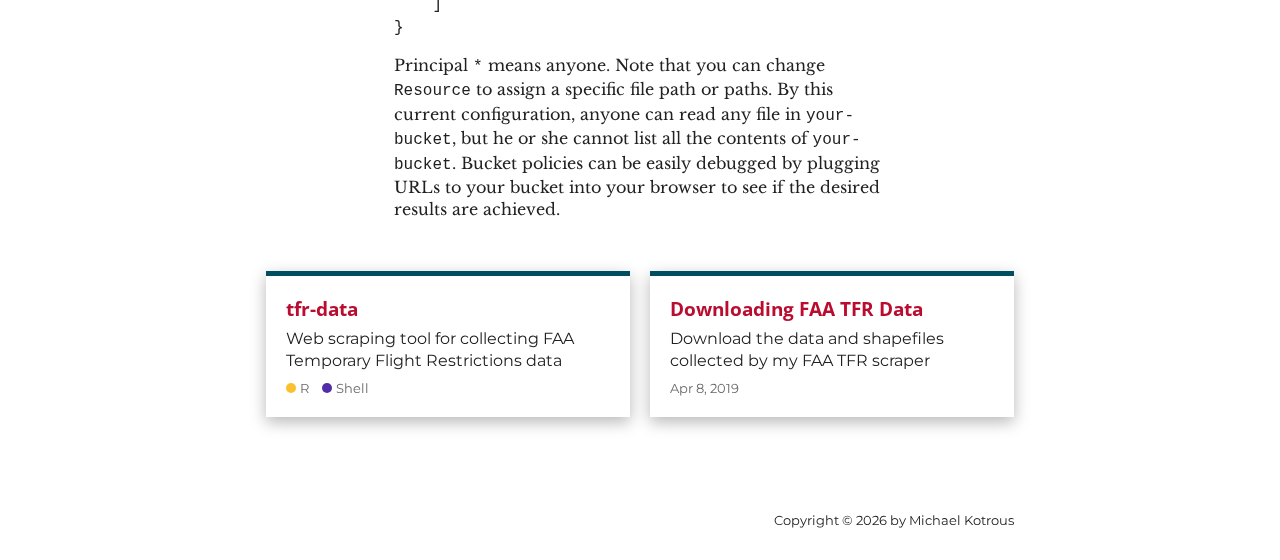
<file: data/web-scraping-with-r-amazon-web-services-7eb5e27/index.html>
<!DOCTYPE html>
<html lang="en" data-theme="light" class="no-js">
<head>
    <meta charset="utf-8" />
    <meta name="viewport" content="width=device-width, initial-scale=1, maximum-scale=1" />
    <link href="https://fonts.googleapis.com/css2?family=Libre+Baskerville:ital,wght@0,400;0,700;1,400&family=Montserrat:wght@400;700&family=Open+Sans+Condensed:wght@300;700&display=swap" rel="stylesheet">
    <link href="/css/style.css" type="text/css" rel="stylesheet" />
    <script type="text/javascript" src="/js/main.js"></script>
    <title>Michael Kotrous</title>
</head>


<body class="article">
<header>
    <div class="container-fluid container-fluid--md">
        <div class="row header">
            <div class="header-content">
                <div class="toggle"><a href="#" id="theme_toggle">&#x1F4A1;</a></div>
                <h1 class="header-content--title"><a href="/">Michael Kotrous</a></h1>
                <div class="menu">
                    <ul>
                        <li><a href="/research">Research</a></li>
                        <li><a href="/teaching">Teaching</a></li>
                        <li class="menu-item--active"><a href="/data">Data</a></li>
                        <li><a href="/uploads/Kotrous_Michael_CV.pdf" target="_blank">CV</a></li>
                    </ul>
                </div>
            </div>
        </div>
    </div>
</header>
<main>
            
<section id="article">
    <div class="container-fluid container-fluid--md">
        <div class="row article-head">
            <div class="article-head--content">
                <h2 class="title">Web Scraping with R &amp; Amazon Web Services</h2>
                                    <h3 class="subtitle">A Case Study in Collecting FAA Temporary Flight Restriction (TFR) Data</h3>
                            </div>
        </div>
                    <div class="row article-hero">
                                    <div class="ascii-art">
                        <pre>
                            
                              |
                              |
______________________________|_______________________________
                    ----\--||___||--/----
                         \ :==e==: /
                          \|  o  |/
                           \_____/
                           /  |  \
                         e/   e   \e
                         U    U    U
                                            </pre>
                    </div>
                            </div>
                <div class="row article-content ">
                            <div class="article-content--sidebar article-content--sidebar-sticky">
                    <div class="article-content--sidebar--block article-content--sidebar--toc">
                        <h4>Skip Around</h4>
                        <ol class="article-content--sidebar--block--list article-content--sidebar--toc--list">
                            <li><a href="#introduction">Introduction</a></li>
                        <li><a href="#createanawscloudcomputingec2instance">Create an AWS Cloud Computing (EC2) Instance</a></li>
                        <li><a href="#createans3buckettostoreandpubliclylistyourdata">Create an S3 Bucket to Store and Publicly List Your Data</a></li>                        </ol>
                    </div>
                </div>
                        <div class="article-content--body">
                <!-- For easy conversion of HTML to JSON string, see https://www.freeformatter.com/json-escape.html-->
                <p id="introduction">
R’s XML package is a powerful tool for generating datasets by “scraping” the text of HTML and XML documents. Converting webpage data into a dataframe you can work with in R is very simple for websites that format their data cleanly using HTML tables.
</p>
<div class="sourceCode" id="cb1"><pre class="sourceCode r"><code class="sourceCode r"><span id="cb1-1"><a href="#cb1-1"></a>tables &lt;-<span class="st"> </span><span class="kw">readHTMLTable</span>(url)</span>
<span id="cb1-2"><a href="#cb1-2"></a>table &lt;-<span class="st"> </span>tables[[n]]</span></code></pre></div>
<p>The <code>readHTMLTable</code> function turns all HTML tables found at the given URL into separate dataframes in R, so you have to comb through the output to determine which table you wish to use for analysis (in the example above, <code>table</code> is set as the nth table scraped from the webpage).</p>
<p>This is quite convenient for cases where the data of interest is unchanging, updated infrequently, or future updates don’t matter for the analysis you plan to run. Simply running the scrape once on your desktop suffices to gather the data you want. Consider these examples:</p>
<ul>
<li>Individual medalist and country medal <a href="https://www.sports-reference.com/olympics/summer/2000/">counts</a> for the 2000 Sydney Olympic Games.</li>
<li>Wins-above-replacement (WAR) leader in the AL and NL each year between 1917 and 2016. (<a href="https://www.baseball-reference.com/leaders/WAR_bat_leagues.shtml">Baseball Reference</a>)</li>
<li>All-time movie box office rankings, gross receipts adjusted for inflation. (<a href="http://www.boxofficemojo.com/alltime/adjusted.htm">Box Office Mojo</a>)</li>
<li>Weekly Apple stock prices between Jan. 1, 2005 and Dec. 31, 2012. (<a href="https://finance.yahoo.com/quote/AAPL/history?period1=1104555600&amp;period2=1356930000&amp;interval=1wk&amp;filter=history&amp;frequency=1wk">Yahoo Finance</a>)</li>
</ul>
<p>However, a more robust web scraping solution is needed when the data is updated regularly, and we would like to capture all these updates. Consider two such cases that I’ve encountered:</p>
<ul>
<li>Updating daily data on home runs hit in MLB games during the ongoing season. Perhaps I would like to generate an email each morning detailing the home runs the New York Mets hit in the previous night’s game. (<a href="http://www.hittrackeronline.com/index.php">ESPN Home Run Tracker</a>)</li>
<li>Aggregating data on all temporary flight restrictions (TFRs) issued by the FAA. (<a href="http://tfr.faa.gov/tfr2/list.jsp">FAA</a>)</li>
</ul>
<p>Updating the dataset manually is unrealistic, unreliable, and time-consuming, so we need to operate the web scraping scripts in an environment such that:</p>
<ol type="1">
<li>the device has a persistent Internet connection, and</li>
<li>the device can execute the web scrape and other functions automatically at specified intervals, or frequency.</li>
</ol>
<p>The specific problem I took on was running an hourly web scrape of the FAA’s active TFR list. The R and Shell code I run to execute these scrapes is available in a <a href="https://github.com/michaelkotrous/tfr-data">Github repo</a>.</p>
<p>The hosting solution I found was using Amazon Web Service’s Elastic Cloud Computing (EC2) service. Under the <a href="https://aws.amazon.com/free/">AWS free tier</a>, I can run an EC2 Linux instance configured to run the web scrapes in R each hour and kick the output data to an AWS S3 bucket. All this is can be done for free, or at very minimal cost.</p>
<p>If you have not set up an AWS account, you can create one and be eligible to take advantage of the AWS free tier for 12 months!</p>
<p>The rest of this post outlines the process of setting up the EC2 instance with R and the dependencies you will need to run the code in my <code>tfr-data</code> Github repo, or a web scraper of your own!</p>
<h3 id="createanawscloudcomputingec2instance">
Create an AWS Cloud Computing (EC2) Instance
</h3>
<p>In AWS EC2 console interface, you will walk through creating an EC2 instance. Here are my notes, numbered in correspondence with the steps of the interface.</p>
<ol type="1">
<li>Amazon Linux, free tier eligible. I think there’s no right answer, but R is very easy to install and configure in Linux. If you have any experience with Linux or Mac OS Terminal, then you’ll feel at home in this setup.</li>
<li>The <code>t2.micro</code> instance is the only one that is free-tier eligible. Unless you’re running a scrape that will be processing gigabytes upon gigabytes of data, this should be adequate.</li>
<li>Select IAM role. This will be necessary if you wish to set up a user that can read and write your data output to an S3 bucket. If you do wish to integrate S3 (recommended), please skip down to the S3 setup section below to set this up right.</li>
<li>There’s probably no need to add more storage to your instance, and I’m not sure how any changes will affect your free-tier eligibility.</li>
<li>Create tags as you see fit.</li>
<li>The security group controls the traffic that can navigate to your EC2 instance, which I expand on directly below.</li>
</ol>
<h4 id="security-group">Security Group</h4>
<p>These settings will vary greatly across users, depending on if they are hosting a web application, or using a Linux instance to compile data like I have. This <a href="https://aws.amazon.com/blogs/big-data/running-r-on-aws/">AWS blog post</a> discusses using RStudio and Shiny to create data visualizations that are accessible via web browser, so thats good reference for setting up your security group if you wish to go that route.</p>
<p>In my case, I only allow traffic via SSH, with the IP address set to that of my personal device. If you need to access the EC2 instance from multiple devices or locations (home and office), simply create new rules of type SSH to allow multiple IP addresses to connect.</p>
<h4 id="private-public-key-pair-aws-doc">Private-Public Key Pair (<a href="http://docs.aws.amazon.com/AWSEC2/latest/UserGuide/ec2-key-pairs.html">AWS Doc</a>)</h4>
<p>Before you launch your EC2 instance, you will have generated a private-public key pair that you will be required to have when connecting to your EC2 instance (it will be downloaded with the <code>.pem</code> extension). With the key in hand, you connect to your launched EC2 instance like so:</p>
<div class="sourceCode" id="cb2"><pre class="sourceCode bash"><code class="sourceCode bash"><span id="cb2-1"><a href="#cb2-1"></a>$ <span class="fu">ssh</span> -i /path/my-key-pair.pem ec2-user@public-dns-IPv4</span></code></pre></div>
<p>The <code>-i</code> option specifies the path to the <code>.pem</code> key-pair file, which is necessary to verify your authority to access the server. The IPv4 public DNS can be copied-and-pasted from the EC2 console.</p>
<p>Once connected, you’ll see the following in your Terminal window:</p>
<pre><code>   __|  __|_  )
   _|  (     /   Amazon Linux AMI
  ___|\___|___|</code></pre>
<h4 id="installing-r-and-other-dependencies">Installing R and other Dependencies</h4>
<p>Now that the instance is launched and configured, the next step is to install dependencies not preloaded onto the server. The technologies on which the XML package depends for its web scraping capabilities are usually preconfigured on Mac and Windows devices, but we’re not so lucky with the Linux AMI.</p>
<div class="sourceCode" id="cb4"><pre class="sourceCode bash"><code class="sourceCode bash"><span id="cb4-1"><a href="#cb4-1"></a>$ <span class="fu">sudo</span> yum install -y libcurl-devel</span>
<span id="cb4-2"><a href="#cb4-2"></a>$ <span class="fu">sudo</span> yum install -y openssl-devel</span>
<span id="cb4-3"><a href="#cb4-3"></a>$ <span class="fu">sudo</span> yum install -y libxml2-devel</span>
<span id="cb4-4"><a href="#cb4-4"></a>$ <span class="fu">sudo</span> yum install -y R</span></code></pre></div>
<p>Henceforth, simply typing the command <code>R</code> will launch the R application, and the interface in your Terminal window will be very familiar to that of your desktop application. The same commands work, and you can write your R script just like you would in your Mac or Windows desktop environment.</p>
<p>You’ll need to install the XML, RCurl, and httr R packages manually, which are required for my <a href="https://github.com/michaelkotrous/tfr-data">FAA TFR scrapes</a> and will likely be needed for yours. The need for XML is apparent. RCurl fetches the XML text from the web, which corrects a fatal error introduced after the FAA’s webpage began using the https prefix. The httr package has a nice function that allows you to check that a URL exists before you try scraping data from it with the XML package’s functions, which caused fatal errors for me. (Refer to the R script in the <a href="https://github.com/michaelkotrous/tfr-data/blob/master/scripts/FAA-TFR-scraper.R"><code>tfr-data</code> repo</a> for details).</p>
<div class="sourceCode" id="cb5"><pre class="sourceCode r"><code class="sourceCode r"><span id="cb5-1"><a href="#cb5-1"></a><span class="kw">chooseCRANmirror</span>()</span>
<span id="cb5-2"><a href="#cb5-2"></a><span class="co"># select mirror with integer response</span></span>
<span id="cb5-3"><a href="#cb5-3"></a><span class="kw">install.packages</span>(<span class="st">&quot;XML&quot;</span>, <span class="dt">dependencies=</span><span class="ot">TRUE</span>)</span>
<span id="cb5-4"><a href="#cb5-4"></a><span class="kw">install.packages</span>(<span class="st">&quot;RCurl&quot;</span>, <span class="dt">dependencies=</span><span class="ot">TRUE</span>)</span>
<span id="cb5-5"><a href="#cb5-5"></a><span class="kw">install.packages</span>(<span class="st">&quot;httr&quot;</span>, <span class="dt">dependencies=</span><span class="ot">TRUE</span>)</span></code></pre></div>
<p>At the end of the install process for <code>httr</code>, you’ll see a warning message like this:</p>
<div class="sourceCode" id="cb6"><pre class="sourceCode r"><code class="sourceCode r"><span id="cb6-1"><a href="#cb6-1"></a>Warning messages<span class="op">:</span></span>
<span id="cb6-2"><a href="#cb6-2"></a><span class="dv">1</span><span class="op">:</span><span class="st"> </span>In <span class="kw">install.packages</span>(<span class="st">&quot;httr&quot;</span>, <span class="dt">dependencies =</span> <span class="ot">TRUE</span>) <span class="op">:</span></span>
<span id="cb6-3"><a href="#cb6-3"></a><span class="st">  </span>installation of package ‘jpeg’ had non<span class="op">-</span>zero exit status</span>
<span id="cb6-4"><a href="#cb6-4"></a><span class="dv">2</span><span class="op">:</span><span class="st"> </span>In <span class="kw">install.packages</span>(<span class="st">&quot;httr&quot;</span>, <span class="dt">dependencies =</span> <span class="ot">TRUE</span>) <span class="op">:</span></span>
<span id="cb6-5"><a href="#cb6-5"></a><span class="st">  </span>installation of package ‘png’ had non<span class="op">-</span>zero exit status</span>
<span id="cb6-6"><a href="#cb6-6"></a><span class="dv">3</span><span class="op">:</span><span class="st"> </span>In <span class="kw">install.packages</span>(<span class="st">&quot;httr&quot;</span>, <span class="dt">dependencies =</span> <span class="ot">TRUE</span>) <span class="op">:</span></span>
<span id="cb6-7"><a href="#cb6-7"></a><span class="st">  </span>installation of package ‘readr’ had non<span class="op">-</span>zero exit status</span>
<span id="cb6-8"><a href="#cb6-8"></a><span class="dv">4</span><span class="op">:</span><span class="st"> </span>In <span class="kw">install.packages</span>(<span class="st">&quot;httr&quot;</span>, <span class="dt">dependencies =</span> <span class="ot">TRUE</span>) <span class="op">:</span></span>
<span id="cb6-9"><a href="#cb6-9"></a><span class="st">  </span>installation of package ‘xml2’ had non<span class="op">-</span>zero exit status</span></code></pre></div>
<p>These can be disregarded for my use case, so I expect you won’t need to install the <code>jpeg</code> and <code>png</code> libraries to run your web scraping tool either.</p>
<p>Now you can upload files, like your R code, to the server in order to perform the scrape with <code>scp</code> (secure copy).</p>
<div class="sourceCode" id="cb7"><pre class="sourceCode bash"><code class="sourceCode bash"><span id="cb7-1"><a href="#cb7-1"></a>$ <span class="fu">scp</span> -i /path/my-key-pair.pem /path/to/file.R ec2-user@public-dns-IPv4:~</span></code></pre></div>
<p>Finally, to automate the script to run each hour, add a cron task with command <code>crontab -e</code>. You may need to add <code>sudo</code> before <code>R</code> to prevent errors.</p>
<div class="sourceCode" id="cb8"><pre class="sourceCode bash"><code class="sourceCode bash"><span id="cb8-1"><a href="#cb8-1"></a><span class="va">MAILTO=</span>email</span>
<span id="cb8-2"><a href="#cb8-2"></a><span class="ex">0</span> * * * * R CMD BATCH /home/ec2-user/file.R</span></code></pre></div>
<p>The script will run the R file every hour, and print the output in an email. The emails can be annoying, but it makes for an excellent debugging tool in case unexpected issues arise within the first few days of the script running. Setting a filter to move these hourly updates to a folder lessens the annoyance considerably. Simply remove the <code>MAILTO</code> line to stop the emails.</p>
<h3 id="createans3buckettostoreandpubliclylistyourdata">
Create an S3 Bucket to Store and Publicly List Your Data
</h3>
<p>S3 is AWS’s “Simple Storage Service.” It too is free-tier eligible, and it is incredibly affordable after the limited-time offer expires. Using S3 has an advantage over storing the data on your EC2 instance.</p>
<ol type="1">
<li><strong>Redundancy:</strong> Copying the data you’ve compiled to S3 will protect you in the event that the EC2 instance you’ve created is shut down and access to its files is lost.</li>
<li><strong>Security:</strong> You want to limit access to your EC2 instance as much as possible. Depending on your security group settings, you may only be able to connect to your server by secure shell if and only if you hold the corresponding private-public key pair and your IP address has been allowed under the security group settings. Opening up the EC2 to try to allow anonymous users to access your dataset greatly increases your “attack surface” for those who may want to get access to other items or take control of your EC2 instance.</li>
<li><strong>Transparency:</strong> Rather than relying on you to hand over your data, reviewers, colleagues, and readers can go download the latest copy of your dataset themselves from your S3 bucket, if they would like to run new tests or attempt to replicate your results.</li>
</ol>
<h4 id="connecting-ec2-and-s3-with-an-iam-role">Connecting EC2 and S3 with an IAM Role</h4>
<p>When assigning an IAM role for your EC2 instance, you want to have a role that can read and write data to the S3 bucket which you will use to store your data. You can accomplish this by assigning the <code>AmazonS3FullAccess</code> policy to that user, but this policy allows the role to read and write to any S3 bucket under your AWS account.</p>
<p>A cleaner and less-risky policy can be created custom by lightly editing the JSON code below to match your new role’s desired settings. This code allows the user to list the content of <code>your-bucket</code> and add, edit, and delete items in <code>your-bucket</code> specifically.</p>
<div class="sourceCode" id="cb9"><pre class="sourceCode json"><code class="sourceCode json"><span id="cb9-1"><a href="#cb9-1"></a><span class="fu">{</span></span>
<span id="cb9-2"><a href="#cb9-2"></a>    <span class="dt">&quot;Version&quot;</span><span class="fu">:</span> <span class="st">&quot;2012-10-17&quot;</span><span class="fu">,</span></span>
<span id="cb9-3"><a href="#cb9-3"></a>    <span class="dt">&quot;Statement&quot;</span><span class="fu">:</span> <span class="ot">[</span></span>
<span id="cb9-4"><a href="#cb9-4"></a>        <span class="fu">{</span></span>
<span id="cb9-5"><a href="#cb9-5"></a>            <span class="dt">&quot;Effect&quot;</span><span class="fu">:</span> <span class="st">&quot;Allow&quot;</span><span class="fu">,</span></span>
<span id="cb9-6"><a href="#cb9-6"></a>            <span class="dt">&quot;Action&quot;</span><span class="fu">:</span> <span class="ot">[</span></span>
<span id="cb9-7"><a href="#cb9-7"></a>                <span class="st">&quot;s3:ListBucket&quot;</span></span>
<span id="cb9-8"><a href="#cb9-8"></a>            <span class="ot">]</span><span class="fu">,</span></span>
<span id="cb9-9"><a href="#cb9-9"></a>            <span class="dt">&quot;Resource&quot;</span><span class="fu">:</span> <span class="ot">[</span></span>
<span id="cb9-10"><a href="#cb9-10"></a>                <span class="st">&quot;arn:aws:s3:::your-bucket&quot;</span></span>
<span id="cb9-11"><a href="#cb9-11"></a>            <span class="ot">]</span></span>
<span id="cb9-12"><a href="#cb9-12"></a>        <span class="fu">}</span><span class="ot">,</span></span>
<span id="cb9-13"><a href="#cb9-13"></a>        <span class="fu">{</span></span>
<span id="cb9-14"><a href="#cb9-14"></a>            <span class="dt">&quot;Effect&quot;</span><span class="fu">:</span> <span class="st">&quot;Allow&quot;</span><span class="fu">,</span></span>
<span id="cb9-15"><a href="#cb9-15"></a>            <span class="dt">&quot;Action&quot;</span><span class="fu">:</span> <span class="ot">[</span></span>
<span id="cb9-16"><a href="#cb9-16"></a>                <span class="st">&quot;s3:PutObject&quot;</span><span class="ot">,</span></span>
<span id="cb9-17"><a href="#cb9-17"></a>                <span class="st">&quot;s3:GetObject&quot;</span><span class="ot">,</span></span>
<span id="cb9-18"><a href="#cb9-18"></a>                <span class="st">&quot;s3:DeleteObject&quot;</span></span>
<span id="cb9-19"><a href="#cb9-19"></a>            <span class="ot">]</span><span class="fu">,</span></span>
<span id="cb9-20"><a href="#cb9-20"></a>            <span class="dt">&quot;Resource&quot;</span><span class="fu">:</span> <span class="ot">[</span></span>
<span id="cb9-21"><a href="#cb9-21"></a>                <span class="st">&quot;arn:aws:s3:::your-bucket/*&quot;</span></span>
<span id="cb9-22"><a href="#cb9-22"></a>            <span class="ot">]</span></span>
<span id="cb9-23"><a href="#cb9-23"></a>        <span class="fu">}</span></span>
<span id="cb9-24"><a href="#cb9-24"></a>    <span class="ot">]</span></span>
<span id="cb9-25"><a href="#cb9-25"></a><span class="fu">}</span></span></code></pre></div>
<p>Once the role is correctly configured, you just need to check that this role is assigned to your EC2 instance under IAM role.</p>
<p>You can now use the AWS command line tools (preinstalled on the Linux AMI) in order to sync the files on your EC2 instance with those in your S3 bucket. You can add this to the front and end of your cron task to automate the syncs between S3 and EC2.</p>
<div class="sourceCode" id="cb10"><pre class="sourceCode bash"><code class="sourceCode bash"><span id="cb10-1"><a href="#cb10-1"></a><span class="ex">0</span> * * * * aws s3 sync s3://your-bucket /home/ec2-user/s3-export <span class="kw">&</span><span class="kw">&</span><span class="ex"> R</span> CMD BATCH /home/ec2-user/file.R <span class="kw">&</span><span class="kw">&</span> <span class="ex">aws</span> s3 sync /home/ec2-user/s3-export s3://your-bucket</span></code></pre></div>
<p>The first S3 sync takes <em>all</em> the folder and files in your-bucket and updates the files local to your EC2 instance at the specified path. The second S3 sync updates the files in your bucket to match the data on your EC2 instance, which should be updated to reflect the most recent run of the web scraping script.</p>
<p>The purpose of the <code>&amp;&amp;</code> in the cron file is to set the order of the functions run. It also stops the process if at any point, one of the functions throws a fatal error.</p>
<h4 id="make-your-data-public">Make Your Data Public</h4>
<p>In the S3 Management Console, you can customize the permissions of your bucket to allow anyone to read the files (or specific files) in your bucket under the “Permissions” tab in the bucket’s settings. It’s important that we only allow give anonymous users read access to the bucket. If anyone can write new files to the bucket, overwrite existing files, delete items from the bucket, or manage its user and permission settings, then you are exposed to run into problems malicious or accidental.</p>
<p>Further, the default read-only access you can give to everyone under “Access Control List” allows anyone to list the contents of your bucket by navigating to the base URL. This may be problematic, so you set custom permissions under “Bucket Policy” that allow anyone to read or download the files of your choosing without exposing all the files in your bucket to the public eye.</p>
<div class="sourceCode" id="cb11"><pre class="sourceCode json"><code class="sourceCode json"><span id="cb11-1"><a href="#cb11-1"></a><span class="fu">{</span></span>
<span id="cb11-2"><a href="#cb11-2"></a>    <span class="dt">&quot;Version&quot;</span><span class="fu">:</span> <span class="st">&quot;2008-10-17&quot;</span><span class="fu">,</span></span>
<span id="cb11-3"><a href="#cb11-3"></a>    <span class="dt">&quot;Id&quot;</span><span class="fu">:</span> <span class="st">&quot;http better policy&quot;</span><span class="fu">,</span></span>
<span id="cb11-4"><a href="#cb11-4"></a>    <span class="dt">&quot;Statement&quot;</span><span class="fu">:</span> <span class="ot">[</span></span>
<span id="cb11-5"><a href="#cb11-5"></a>        <span class="fu">{</span></span>
<span id="cb11-6"><a href="#cb11-6"></a>            <span class="dt">&quot;Sid&quot;</span><span class="fu">:</span> <span class="st">&quot;readonly policy&quot;</span><span class="fu">,</span></span>
<span id="cb11-7"><a href="#cb11-7"></a>            <span class="dt">&quot;Effect&quot;</span><span class="fu">:</span> <span class="st">&quot;Allow&quot;</span><span class="fu">,</span></span>
<span id="cb11-8"><a href="#cb11-8"></a>            <span class="dt">&quot;Principal&quot;</span><span class="fu">:</span> <span class="st">&quot;*&quot;</span><span class="fu">,</span></span>
<span id="cb11-9"><a href="#cb11-9"></a>            <span class="dt">&quot;Action&quot;</span><span class="fu">:</span> <span class="st">&quot;s3:GetObject&quot;</span><span class="fu">,</span></span>
<span id="cb11-10"><a href="#cb11-10"></a>            <span class="dt">&quot;Resource&quot;</span><span class="fu">:</span> <span class="st">&quot;arn:aws:s3:::your-bucket/*&quot;</span></span>
<span id="cb11-11"><a href="#cb11-11"></a>        <span class="fu">}</span></span>
<span id="cb11-12"><a href="#cb11-12"></a>    <span class="ot">]</span></span>
<span id="cb11-13"><a href="#cb11-13"></a><span class="fu">}</span></span></code></pre></div>
<p>Principal <code>*</code> means anyone. Note that you can change <code>Resource</code> to assign a specific file path or paths. By this current configuration, anyone can read any file in <code>your-bucket</code>, but he or she cannot list all the contents of <code>your-bucket</code>. Bucket policies can be easily debugged by plugging URLs to your bucket into your browser to see if the desired results are achieved.</p>
            </div>
            <div class="article-content--sidebar">
                <div class="article-content--sidebar--block article-content--sidebar--detail">
                    <h4>About</h4>
                    <div class="article-content--sidebar--detail--content">
                        <img src="/img/MichaelKotrous-UGA-square-web240.jpg" />
                        By Michael Kotrous<br />
                        <a href="http://twitter.com/MichaelKotrous" target="_blank">@MichaelKotrous</a><br />
                        Posted Oct 10, 2017<br />
                        2:03 p.m.                                            </div>
                </div>
                                    <div class="article-content--sidebar--block article-content--sidebar--image-credits">
                        <h4>Image Credits</h4>
                        <ol class="article-content--sidebar--block--list">
                            <li>Cover: <a href="http://xcski.com/~ptomblin/planes.txt" target="_blank">Andy Stadler</a></li>                        </ol>
                    </div>
                            </div>
                    </div>
    </div>
</section>
    <section id="article-afterward">
        <div class="article-list">
            <div class="container-fluid container-fluid--md">
                                <div class="row">
                    <div class="cards-wrapper">
                                            <div class="article-list--item article-list--item-card">
                            <div class="card repo">
                                <div class="card--content">
                                                                        <h3 class="card--content--title"><a href="https://github.com/michaelkotrous/tfr-data" target="_blank">tfr-data</a></h3>
                                    <p class="card--content--summary">Web scraping tool for collecting FAA Temporary Flight Restrictions data</p>
                                    <div class="card--content--details repo--languages">
                                                                                                                                    <span class="r">R</span>
                                                                                            <span class="shell">Shell</span>
                                                                                                                        </div>
                                </div>
                            </div>
                        </div>
                                            <div class="article-list--item article-list--item-card">
                            <div class="card article">
                                <div class="card--content">
                                                                        <h3 class="card--content--title"><a href="/data/downloading-faa-tfr-data-e20d56a">Downloading FAA TFR Data</a></h3>
                                    <p class="card--content--summary">Download the data and shapefiles collected by my FAA TFR scraper</p>
                                    <div class="card--content--details">
                                         
                                            <span class="date">Apr 8, 2019</span>
                                                                                                                        </div>
                                </div>
                            </div>
                        </div>
                                        </div>
                </div>
            </div>
        </div>
    </section>
    </main>
<footer>
    <div class="container-fluid container-fluid--md">
        <div class="row footer">
            <div class="footer-content">
                <p class="copyright">Copyright &copy; 2026 by Michael Kotrous</p>
            </div>
        </div>
    </div>
</footer>
</body>
</html>
</file>
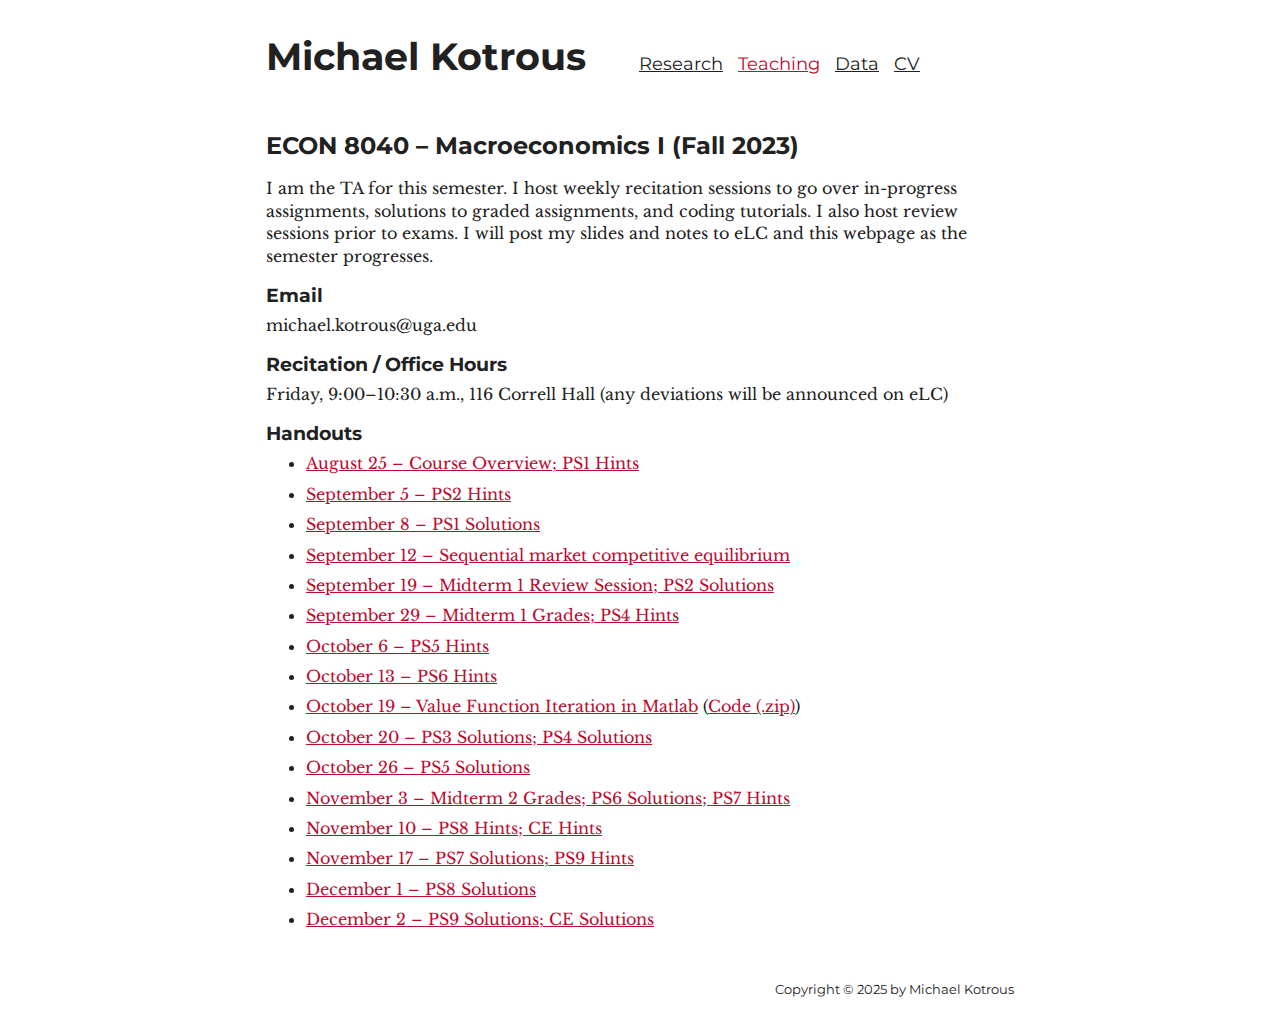
<file: teaching/econ8040/fall2023/index.html>
<!DOCTYPE html>
<html lang="en" data-theme="light" class="no-js">
<head>
    <meta charset="utf-8" />
    <meta name="viewport" content="width=device-width, initial-scale=1, maximum-scale=1" />
    <link href="https://fonts.googleapis.com/css2?family=Libre+Baskerville:ital,wght@0,400;0,700;1,400&family=Montserrat:wght@400;700&family=Open+Sans+Condensed:wght@300;700&display=swap" rel="stylesheet">
    <link href="/css/style.css" type="text/css" rel="stylesheet" />
    <script type="text/javascript" src="/js/main.js"></script>
    <title>Michael Kotrous &mdash; ECON 8040</title>
</head>

<body class="homepage">
<header>
    <div class="container-fluid container-fluid--md">
        <div class="row header">
            <div class="header-content">
                <div class="toggle"><a href="#" id="theme_toggle">&#x1F4A1;</a></div>
                <h1 class="header-content--title"><a href="/">Michael Kotrous</a></h1>
                <div class="menu">
                    <ul>
                        <li><a href="/research">Research</a></li>
                        <li class="menu-item--active"><a href="/teaching">Teaching</a></li>
                        <li><a href="/data">Data</a></li>
                        <li><a href="/uploads/Kotrous_Michael_CV.pdf" target="_blank">CV</a></li>
                    </ul>
                </div>
            </div>
        </div>
    </div>
</header>

<main>
<section>
    <div class="container-fluid container-fluid--md">
        <div class="homepage-content">
            <div class="row">
                <div class="homepage-content--research">
                    <h2>ECON 8040 &ndash; Macroeconomics I (Fall 2023)</h2>
                    <p>I am the TA for this semester. I host weekly recitation sessions to go over in-progress assignments, solutions to graded assignments, and coding tutorials. I also host review sessions prior to exams. I will post my slides and notes to eLC and this webpage as the semester progresses.</p>

                    <h3>Email</h3>
                    <p>michael.kotrous@uga.edu</p>

                    <h3>Recitation / Office Hours</h3>
                    <p>Friday, 9:00&ndash;10:30 a.m., 116 Correll Hall (any deviations will be announced on eLC)</p>

                    <h3>Handouts</h3>
                    <ul>
                        <li><a href="/uploads/econ8040/fall2023/recitation/TA1.pdf" target="_blank">August 25 &ndash; Course Overview; PS1 Hints</a></li>
                        <li><a href="/uploads/econ8040/fall2023/recitation/TA2.pdf" target="_blank">September 5 &ndash; PS2 Hints</a></li>
                        <li><a href="/uploads/econ8040/fall2023/recitation/TA3.pdf" target="_blank">September 8 &ndash; PS1 Solutions</a></li>
                        <li><a href="/uploads/econ8040/fall2023/smce.pdf" target="_blank">September 12 &ndash; Sequential market competitive equilibrium</a></li>
                        <li><a href="/uploads/econ8040/fall2023/recitation/TA5.pdf" target="_blank">September 19 &ndash; Midterm 1 Review Session; PS2 Solutions</a></li>
                        <li><a href="/uploads/econ8040/fall2023/recitation/TA6.pdf" target="_blank">September 29 &ndash; Midterm 1 Grades; PS4 Hints</a></li>
                        <li><a href="/uploads/econ8040/fall2023/recitation/TA7.pdf" target="_blank">October 6 &ndash; PS5 Hints</a></li>
                        <li><a href="/uploads/econ8040/fall2023/recitation/TA8.pdf" target="_blank">October 13 &ndash; PS6 Hints</a></li>
                        <li><a href="/uploads/econ8040/fall2023/vfi/ECON8040-VFI.2023.10.19.pdf" target="_blank">October 19 &ndash; Value Function Iteration in Matlab</a> (<a href="/uploads/econ8040/fall2023/vfi/matlab_tutorial_files.zip" target="_blank">Code (.zip)</a>)</li>
                        <li><a href="/uploads/econ8040/fall2023/recitation/TA9.pdf" target="_blank">October 20 &ndash; PS3 Solutions; PS4 Solutions</a></li>
                        <li><a href="/uploads/econ8040/fall2023/recitation/TA10.pdf" target="_blank">October 26 &ndash; PS5 Solutions</a></li>
                        <li><a href="/uploads/econ8040/fall2023/recitation/TA11.pdf" target="_blank">November 3 &ndash; Midterm 2 Grades; PS6 Solutions; PS7 Hints</a></li>
                        <li><a href="/uploads/econ8040/fall2023/recitation/TA12.pdf" target="_blank">November 10 &ndash; PS8 Hints; CE Hints</a></li>
                        <li><a href="/uploads/econ8040/fall2023/recitation/TA13.pdf" target="_blank">November 17 &ndash; PS7 Solutions; PS9 Hints</a></li>
                        <li><a href="/uploads/econ8040/fall2023/recitation/TA14.pdf" target="_blank">December 1 &ndash; PS8 Solutions</a></li>
                        <li><a href="/uploads/econ8040/fall2023/recitation/TA15.pdf" target="_blank">December 2 &ndash; PS9 Solutions; CE Solutions</a></li>
                    </ul>
                </div>
            </div>
        </div>
    </div>
</section>
</main>

<footer>
    <div class="container-fluid container-fluid--md">
        <div class="row footer">
            <div class="footer-content">
                <p class="copyright">Copyright &copy; 2025 by Michael Kotrous</p>
            </div>
        </div>
    </div>
</footer>
</body>
</html>
</file>
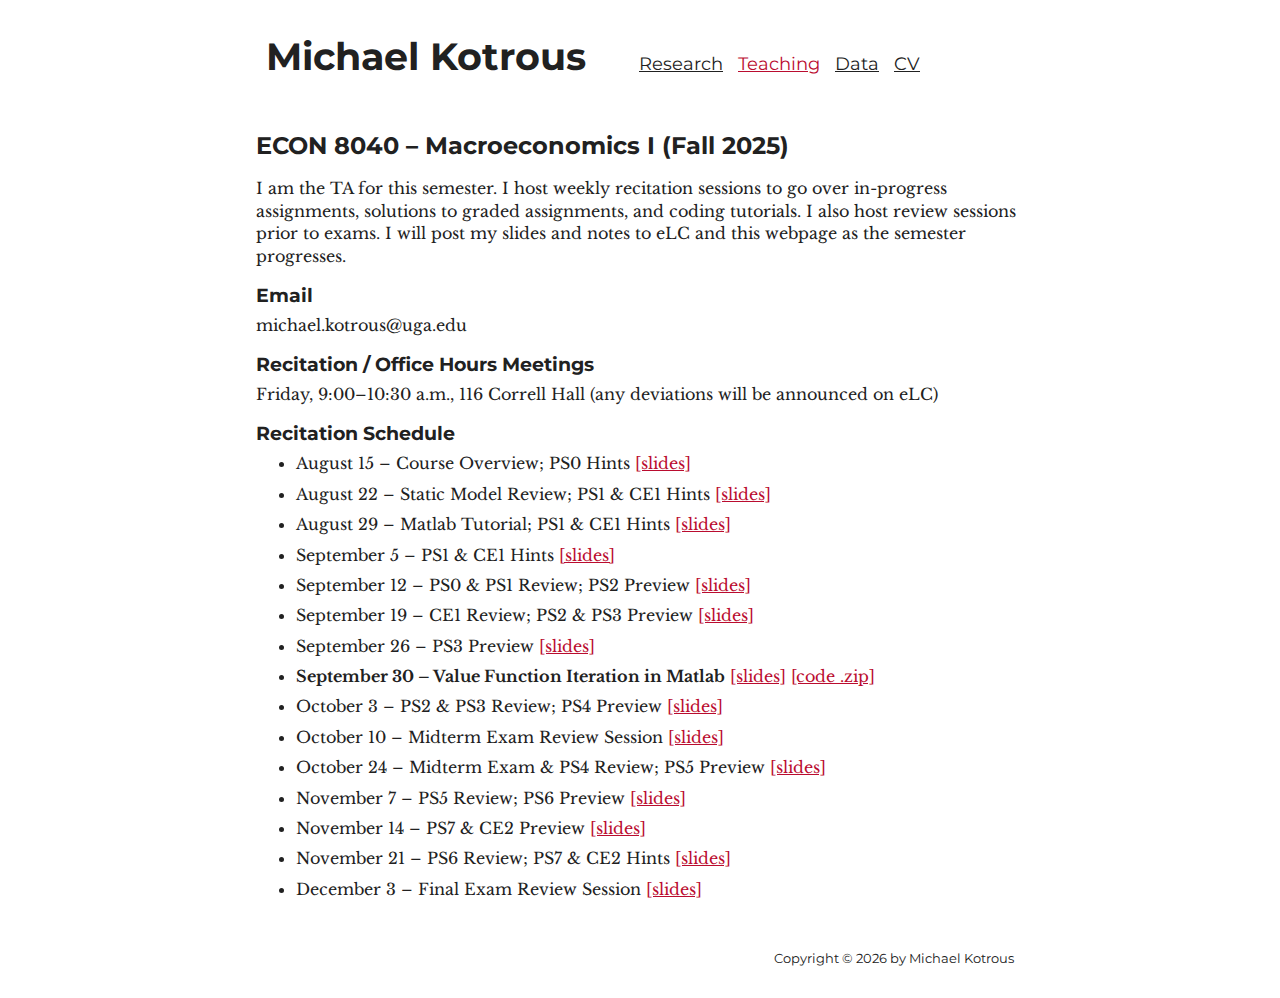
<file: teaching/econ8040/fall2025/index.html>
<!DOCTYPE html>
<html lang="en" data-theme="light" class="no-js">
<head>
    <meta charset="utf-8" />
    <meta name="viewport" content="width=device-width, initial-scale=1, maximum-scale=1" />
    <link href="https://fonts.googleapis.com/css2?family=Libre+Baskerville:ital,wght@0,400;0,700;1,400&family=Montserrat:wght@400;700&family=Open+Sans+Condensed:wght@300;700&display=swap" rel="stylesheet">
    <link href="/css/style.css" type="text/css" rel="stylesheet" />
    <script type="text/javascript" src="/js/main.js"></script>
    <title>Michael Kotrous &mdash; ECON 8040</title>
</head>

<body class="homepage">
<header>
    <div class="container-fluid container-fluid--md">
        <div class="row header">
            <div class="header-content">
                <div class="toggle"><a href="#" id="theme_toggle">&#x1F4A1;</a></div>
                <h1 class="header-content--title"><a href="/">Michael Kotrous</a></h1>
                <div class="menu">
                    <ul>
                        <li><a href="/research">Research</a></li>
                        <li class="menu-item--active"><a href="/teaching">Teaching</a></li>
                        <li><a href="/data">Data</a></li>
                        <li><a href="/uploads/Kotrous_Michael_CV.pdf" target="_blank">CV</a></li>
                    </ul>
                </div>
            </div>
        </div>
    </div>
</header>

<main>
<section>
    <div class="container-fluid container-fluid--md">
        <div class="homepage-content">
            <div class="row">
                <div class="homepage-content--teaching">
                    <h2>ECON 8040 &ndash; Macroeconomics I (Fall 2025)</h2>
                    <p>I am the TA for this semester. I host weekly recitation sessions to go over in-progress assignments, solutions to graded assignments, and coding tutorials. I also host review sessions prior to exams. I will post my slides and notes to eLC and this webpage as the semester progresses.</p>

                    <h3>Email</h3>
                    <p>michael.kotrous@uga.edu</p>

                    <h3>Recitation / Office Hours Meetings</h3>
                    <p>Friday, 9:00&ndash;10:30 a.m., 116 Correll Hall (any deviations will be announced on eLC)</p>

                    <h3>Recitation Schedule</h3>
                    <ul>
                        <li>August 15 &ndash; Course Overview; PS0 Hints <a href="/uploads/econ8040/fall2025/recitation/TA1.pdf" target="_blank">[slides]</a></li>
                        <li>August 22 &ndash; Static Model Review; PS1 &amp; CE1 Hints <a href="/uploads/econ8040/fall2025/recitation/TA2.pdf" target="_blank">[slides]</a></li>
                        <li>August 29 &ndash; Matlab Tutorial; PS1 &amp; CE1 Hints <a href="/uploads/econ8040/fall2025/recitation/TA3.pdf" target="_blank">[slides]</a></li>
                        <li>September 5 &ndash; PS1 &amp; CE1 Hints <a href="/uploads/econ8040/fall2025/recitation/TA4.pdf" target="_blank">[slides]</a></li>
                        <li>September 12 &ndash; PS0 &amp; PS1 Review; PS2 Preview <a href="/uploads/econ8040/fall2025/recitation/TA5.pdf" target="_blank">[slides]</a></li>
                        <li>September 19 &ndash; CE1 Review; PS2 &amp; PS3 Preview <a href="/uploads/econ8040/fall2025/recitation/TA6.pdf" target="_blank">[slides]</a></li>
                        <li>September 26 &ndash; PS3 Preview <a href="/uploads/econ8040/fall2025/recitation/TA7.pdf" target="_blank">[slides]</a></li>
                        <li><strong>September 30 &ndash; Value Function Iteration in Matlab</strong> <a href="/uploads/econ8040/fall2025/vfi/ECON8040-VFI.2025.09.30.pdf" target="_blank">[slides]</a> <a href="/uploads/econ8040/fall2025/vfi/matlab_tutorial_files.zip" target="_blank">[code .zip]</a></li>
                        <li>October 3 &ndash; PS2 &amp; PS3 Review; PS4 Preview <a href="/uploads/econ8040/fall2025/recitation/TA8.pdf" target="_blank">[slides]</a></li>
                        <li>October 10 &ndash; Midterm Exam Review Session <a href="/uploads/econ8040/fall2025/recitation/TA9.pdf" target="_blank">[slides]</a></li>
                        <li>October 24 &ndash; Midterm Exam &amp; PS4 Review; PS5 Preview <a href="/uploads/econ8040/fall2025/recitation/TA10.pdf" target="_blank">[slides]</a></li>
                        <li>November 7 &ndash; PS5 Review; PS6 Preview <a href="/uploads/econ8040/fall2025/recitation/TA11.pdf" target="_blank">[slides]</a></li>
                        <li>November 14 &ndash; PS7 &amp; CE2 Preview <a href="/uploads/econ8040/fall2025/recitation/TA12.pdf" target="_blank">[slides]</a></li>
                        <li>November 21 &ndash; PS6 Review; PS7 &amp; CE2 Hints <a href="/uploads/econ8040/fall2025/recitation/TA13.pdf" target="_blank">[slides]</a></li>
                        <li>December 3 &ndash; Final Exam Review Session <a href="/uploads/econ8040/fall2025/recitation/TA14.pdf" target="_blank">[slides]</a></li>
                        
                    </ul>
                </div>
            </div>
        </div>
    </div>
</section>
</main>

<footer>
    <div class="container-fluid container-fluid--md">
        <div class="row footer">
            <div class="footer-content">
                <p class="copyright">Copyright &copy; 2026 by Michael Kotrous</p>
            </div>
        </div>
    </div>
</footer>
</body>
</html>
</file>
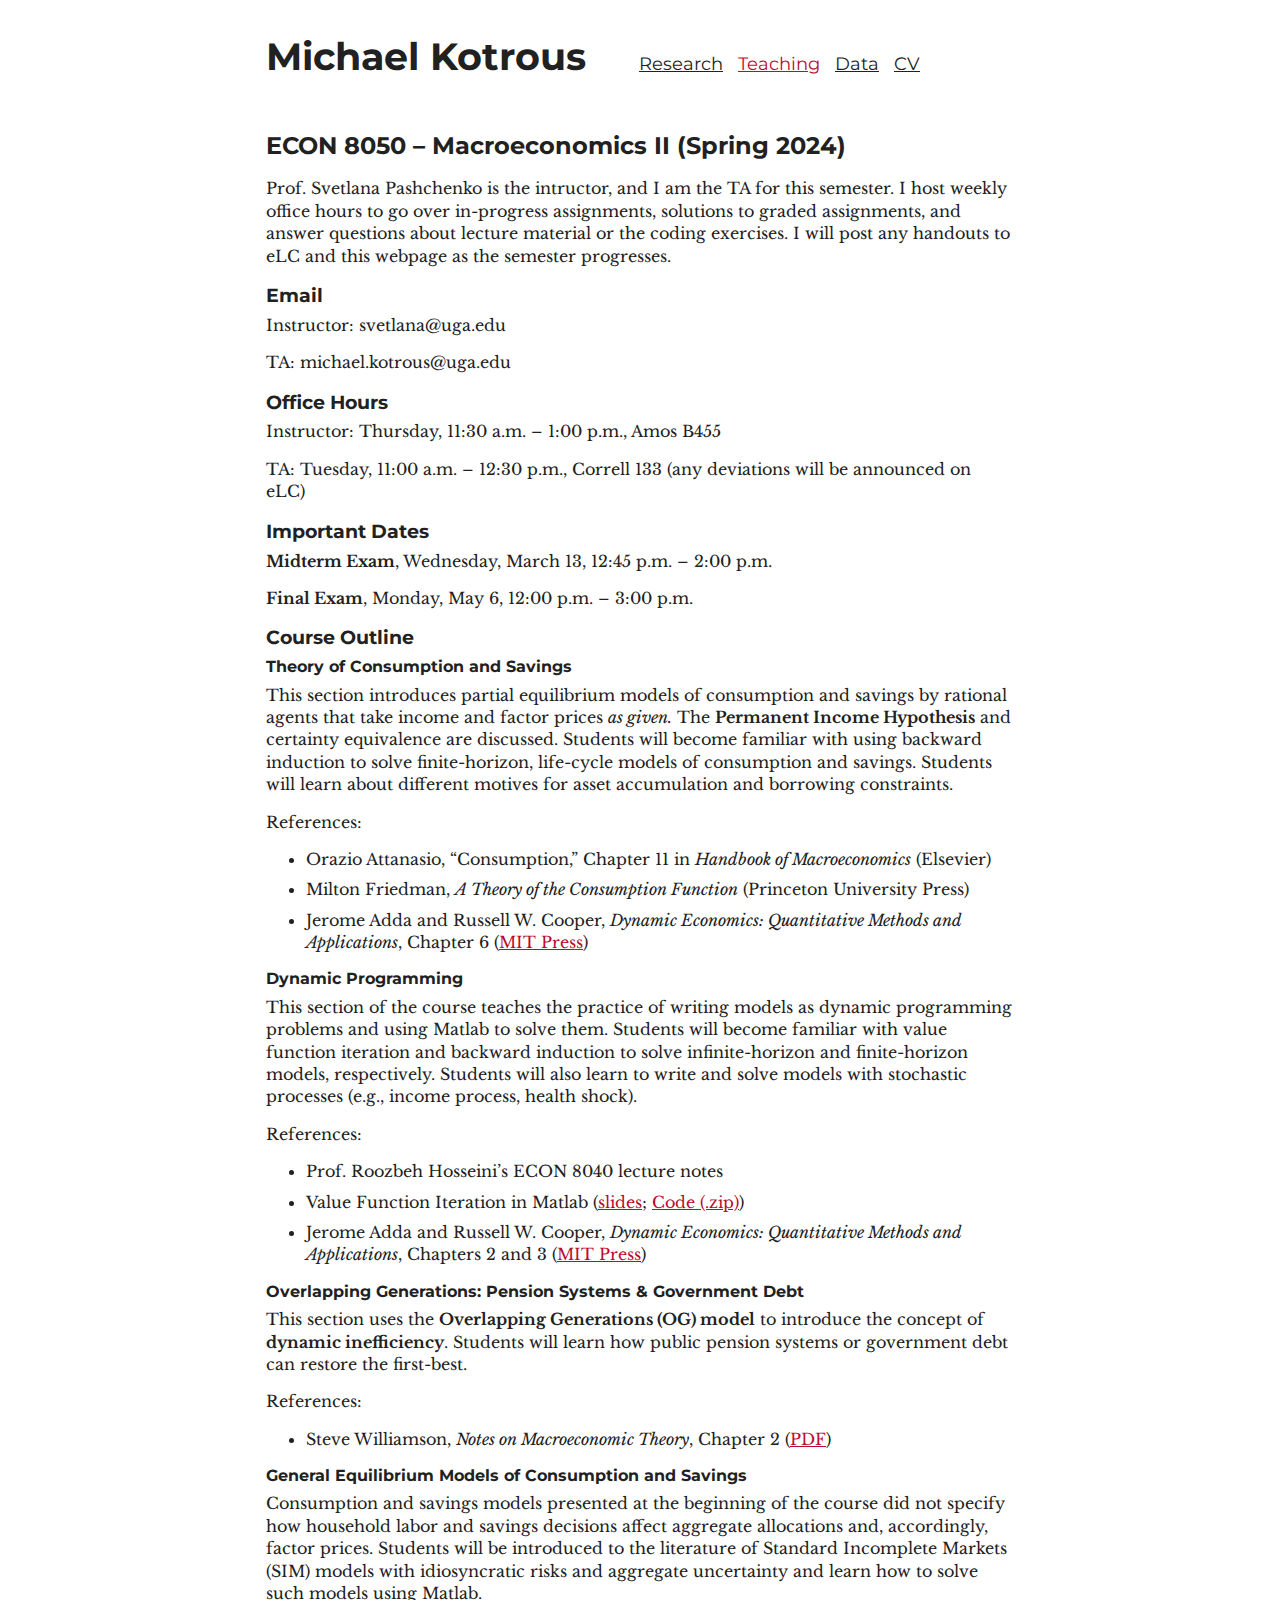
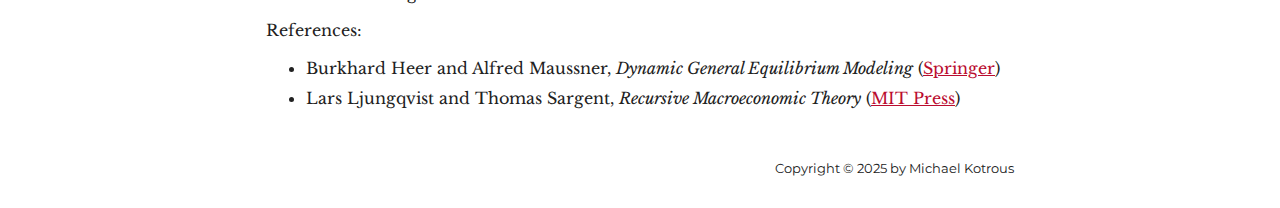
<file: teaching/econ8050/spring2024/index.html>
<!DOCTYPE html>
<html lang="en" data-theme="light" class="no-js">
<head>
    <meta charset="utf-8" />
    <meta name="viewport" content="width=device-width, initial-scale=1, maximum-scale=1" />
    <link href="https://fonts.googleapis.com/css2?family=Libre+Baskerville:ital,wght@0,400;0,700;1,400&family=Montserrat:wght@400;700&family=Open+Sans+Condensed:wght@300;700&display=swap" rel="stylesheet">
    <link href="/css/style.css" type="text/css" rel="stylesheet" />
    <script type="text/javascript" src="/js/main.js"></script>
    <title>Michael Kotrous &mdash; ECON 8050</title>
</head>

<body class="homepage">
<header>
    <div class="container-fluid container-fluid--md">
        <div class="row header">
            <div class="header-content">
                <div class="toggle"><a href="#" id="theme_toggle">&#x1F4A1;</a></div>
                <h1 class="header-content--title"><a href="/">Michael Kotrous</a></h1>
                <div class="menu">
                    <ul>
                        <li><a href="/research">Research</a></li>
                        <li class="menu-item--active"><a href="/teaching">Teaching</a></li>
                        <li><a href="/data">Data</a></li>
                        <li><a href="/uploads/Kotrous_Michael_CV.pdf" target="_blank">CV</a></li>
                    </ul>
                </div>
            </div>
        </div>
    </div>
</header>

<main>
<section>
    <div class="container-fluid container-fluid--md">
        <div class="homepage-content">
            <div class="row">
                <div class="homepage-content--research">
                    <h2>ECON 8050 &ndash; Macroeconomics II (Spring 2024)</h2>
                    <p>Prof. Svetlana Pashchenko is the intructor, and I am the TA for this semester. I host weekly office hours to go over in-progress assignments, solutions to graded assignments, and answer questions about lecture material or the coding exercises. I will post any handouts to eLC and this webpage as the semester progresses.</p>

                    <h3>Email</h3>
                    <p>Instructor: svetlana@uga.edu</p>
                    <p>TA: michael.kotrous@uga.edu</p>

                    <h3>Office Hours</h3>
                    <p>Instructor: Thursday, 11:30 a.m. &ndash; 1:00 p.m., Amos B455</p>
                    <p>TA: Tuesday, 11:00 a.m. &ndash; 12:30 p.m., Correll 133 (any deviations will be announced on eLC)</p>

                    <h3>Important Dates</h3>
                    <p><strong>Midterm Exam</strong>, Wednesday, March 13, 12:45 p.m. &ndash; 2:00 p.m.</p>
                    <p><strong>Final Exam</strong>, Monday, May 6, 12:00 p.m. &ndash; 3:00 p.m.</p>

                    <h3>Course Outline</h3>
                    <h4>Theory of Consumption and Savings</h4>
                    <p>This section introduces partial equilibrium models of consumption and savings by rational agents that take income and factor prices <em>as given.</em> The <strong>Permanent Income Hypothesis</strong> and certainty equivalence are discussed. Students will become familiar with using backward induction to solve finite-horizon, life-cycle models of consumption and savings. Students will learn about different motives for asset accumulation and borrowing constraints.</p>
                    <p>References:</p>
                    <ul>
                        <li>Orazio Attanasio, &ldquo;Consumption,&rdquo; Chapter 11 in <em>Handbook of Macroeconomics</em> (Elsevier)</li>
                        <li>Milton Friedman, <em>A Theory of the Consumption Function</em> (Princeton University Press)</li>
                        <li>Jerome Adda and Russell W. Cooper, <em>Dynamic Economics: Quantitative Methods and Applications</em>, Chapter 6 (<a href="https://mitpress.mit.edu/9780262547888/dynamic-economics/" target="_blank">MIT Press</a>)</li>
                    </ul>

                    <h4>Dynamic Programming</h4>
                    <p>This section of the course teaches the practice of writing models as dynamic programming problems and using Matlab to solve them. Students will become familiar with value function iteration and backward induction to solve infinite-horizon and finite-horizon models, respectively. Students will also learn to write and solve models with stochastic processes (e.g., income process, health shock).</p>
                    <p>References:</p>
                    <ul>
                        <li>Prof. Roozbeh Hosseini&rsquo;s ECON 8040 lecture notes</li>
                        <li>Value Function Iteration in Matlab (<a href="/uploads/econ8040/fall2023/vfi/ECON8040-VFI.2023.10.19.pdf" target="_blank">slides</a>; <a href="/uploads/econ8040/fall2023/vfi/matlab_tutorial_files.zip" target="_blank">Code (.zip)</a>)</li>
                        <li>Jerome Adda and Russell W. Cooper, <em>Dynamic Economics: Quantitative Methods and Applications</em>, Chapters 2 and 3 (<a href="https://mitpress.mit.edu/9780262547888/dynamic-economics/" target="_blank">MIT Press</a>)</li>
                    </ul>

                    <h4>Overlapping Generations: Pension Systems &amp; Government Debt</h4>
                    <p>This section uses the <strong>Overlapping Generations (OG) model</strong> to introduce the concept of <strong>dynamic inefficiency</strong>. Students will learn how public pension systems or government debt can restore the first-best.</p>
                    <p>References:</p>
                    <ul>
                        <li>Steve Williamson, <em>Notes on Macroeconomic Theory</em>, Chapter 2 (<a href="http://www.econ.yale.edu/smith/econ510a/notes99.pdf" target="_blank">PDF</a>)</em></li>
                    </ul>

                    <h4>General Equilibrium Models of Consumption and Savings</h4>
                    <p>Consumption and savings models presented at the beginning of the course did not specify how household labor and savings decisions affect aggregate allocations and, accordingly, factor prices. Students will be introduced to the literature of Standard Incomplete Markets (SIM) models with idiosyncratic risks and aggregate uncertainty and learn how to solve such models using Matlab.</p>
                    <p>References:</p>
                    <ul>
                        <li>Burkhard Heer and Alfred Maussner, <em>Dynamic General Equilibrium Modeling</em> (<a href="https://www.amazon.com/Dynamic-General-Equilibrium-Modeling-Computational/dp/364203148X" target="_blank">Springer</a>)</li>
                        <li>Lars Ljungqvist and Thomas Sargent, <em>Recursive Macroeconomic Theory</em> (<a href="https://mitpress.mit.edu/9780262038669/recursive-macroeconomic-theory/" target="_blank">MIT Press</a>)</li>
                    </ul>
                </div>
            </div>
        </div>
    </div>
</section>
</main>

<footer>
    <div class="container-fluid container-fluid--md">
        <div class="row footer">
            <div class="footer-content">
                <p class="copyright">Copyright &copy; 2025 by Michael Kotrous</p>
            </div>
        </div>
    </div>
</footer>
</body>
</html>
</file>
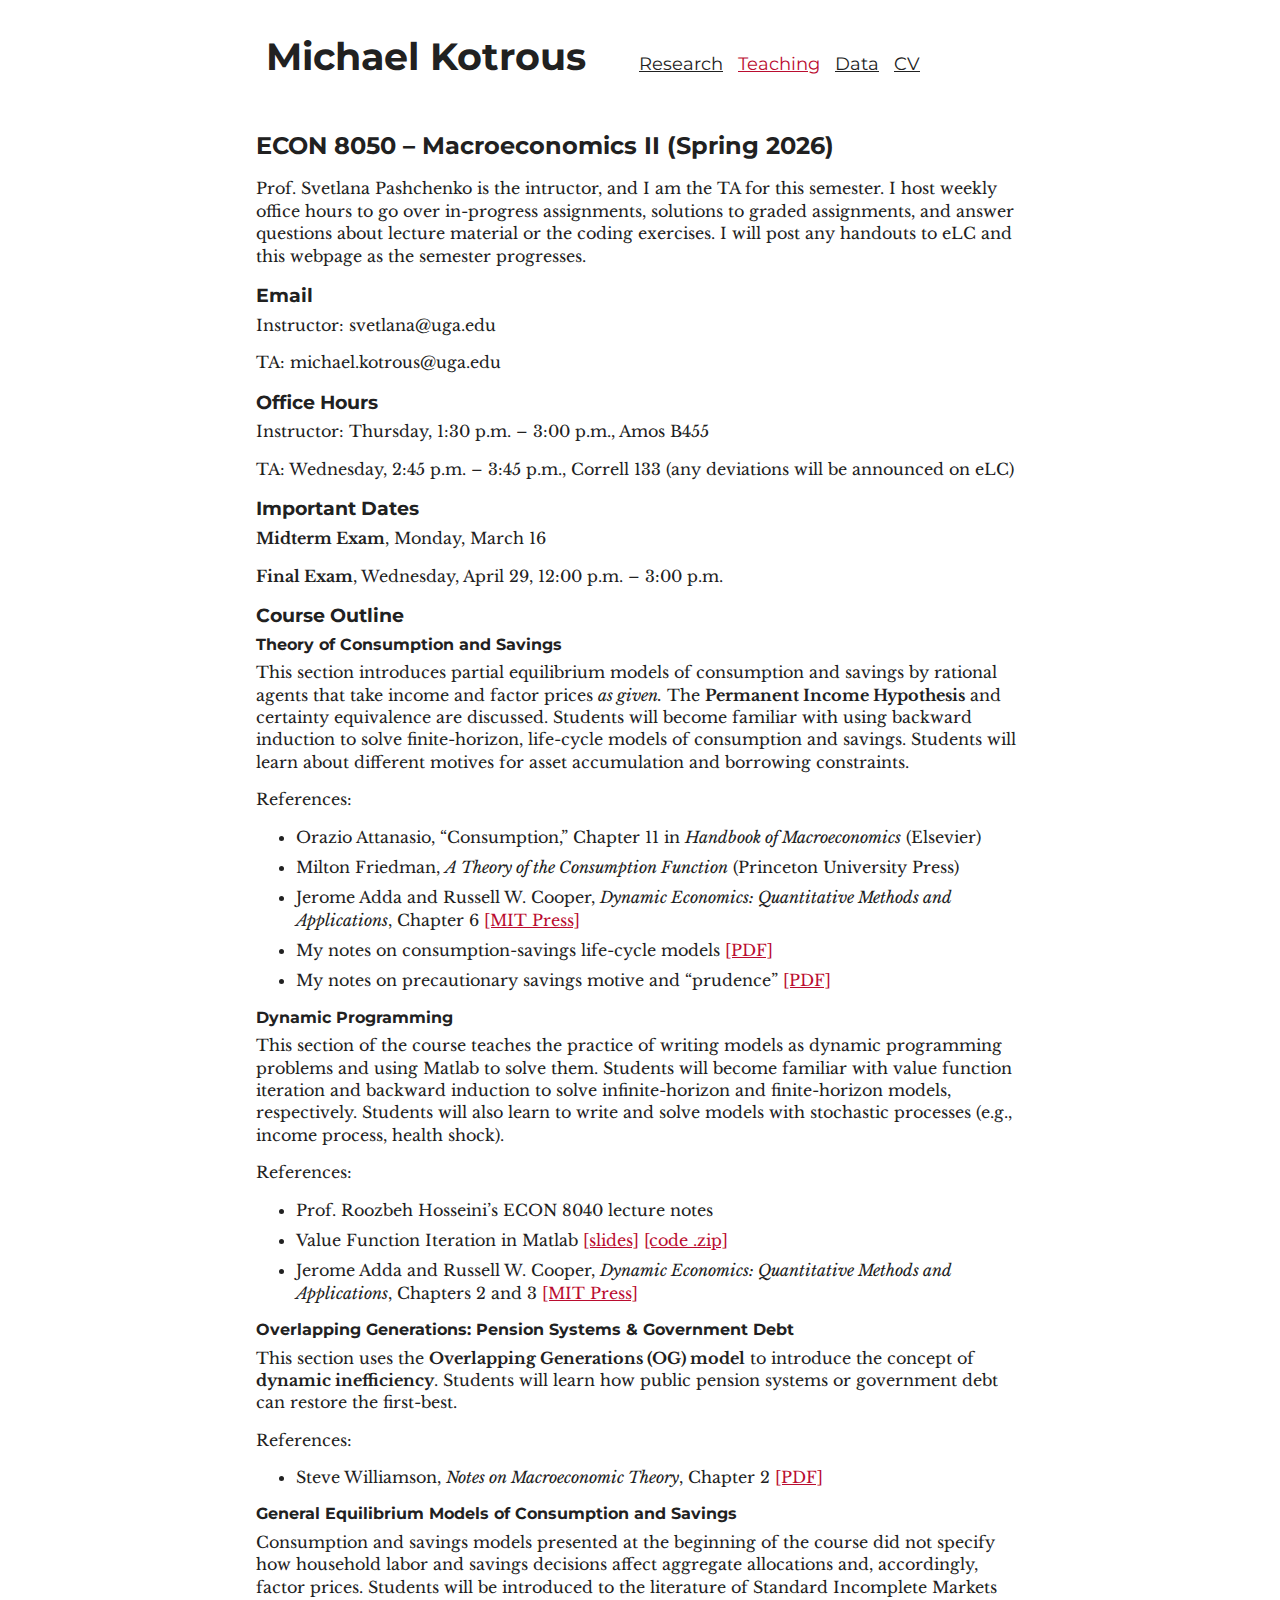
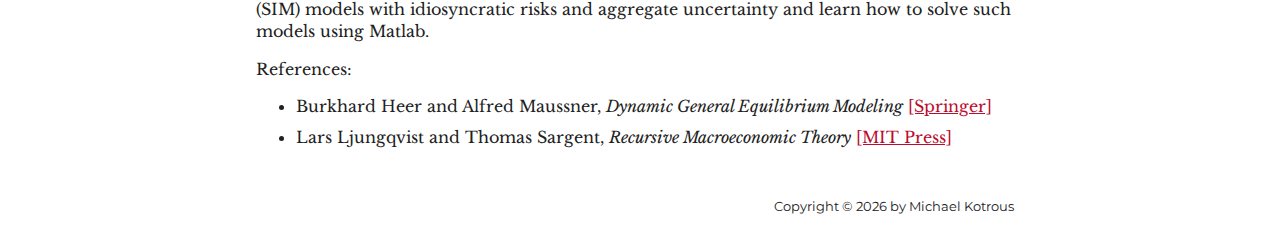
<file: teaching/econ8050/spring2026/index.html>
<!DOCTYPE html>
<html lang="en" data-theme="light" class="no-js">
<head>
    <meta charset="utf-8" />
    <meta name="viewport" content="width=device-width, initial-scale=1, maximum-scale=1" />
    <link href="https://fonts.googleapis.com/css2?family=Libre+Baskerville:ital,wght@0,400;0,700;1,400&family=Montserrat:wght@400;700&family=Open+Sans+Condensed:wght@300;700&display=swap" rel="stylesheet">
    <link href="/css/style.css" type="text/css" rel="stylesheet" />
    <script type="text/javascript" src="/js/main.js"></script>
    <title>Michael Kotrous &mdash; ECON 8050</title>
</head>

<body class="homepage">
<header>
    <div class="container-fluid container-fluid--md">
        <div class="row header">
            <div class="header-content">
                <div class="toggle"><a href="#" id="theme_toggle">&#x1F4A1;</a></div>
                <h1 class="header-content--title"><a href="/">Michael Kotrous</a></h1>
                <div class="menu">
                    <ul>
                        <li><a href="/research">Research</a></li>
                        <li class="menu-item--active"><a href="/teaching">Teaching</a></li>
                        <li><a href="/data">Data</a></li>
                        <li><a href="/uploads/Kotrous_Michael_CV.pdf" target="_blank">CV</a></li>
                    </ul>
                </div>
            </div>
        </div>
    </div>
</header>

<main>
<section>
    <div class="container-fluid container-fluid--md">
        <div class="homepage-content">
            <div class="row">
                <div class="homepage-content--teaching">
                    <h2>ECON 8050 &ndash; Macroeconomics II (Spring 2026)</h2>
                    <p>Prof. Svetlana Pashchenko is the intructor, and I am the TA for this semester. I host weekly office hours to go over in-progress assignments, solutions to graded assignments, and answer questions about lecture material or the coding exercises. I will post any handouts to eLC and this webpage as the semester progresses.</p>

                    <h3>Email</h3>
                    <p>Instructor: svetlana@uga.edu</p>
                    <p>TA: michael.kotrous@uga.edu</p>

                    <h3>Office Hours</h3>
                    <p>Instructor: Thursday, 1:30 p.m. &ndash; 3:00 p.m., Amos B455</p>
                    <p>TA: Wednesday, 2:45 p.m. &ndash; 3:45 p.m., Correll 133 (any deviations will be announced on eLC)</p>

                    <h3>Important Dates</h3>
                    <p><strong>Midterm Exam</strong>, Monday, March 16</p>
                    <p><strong>Final Exam</strong>, Wednesday, April 29, 12:00 p.m. &ndash; 3:00 p.m.</p>

                    <h3>Course Outline</h3>
                    <h4>Theory of Consumption and Savings</h4>
                    <p>This section introduces partial equilibrium models of consumption and savings by rational agents that take income and factor prices <em>as given.</em> The <strong>Permanent Income Hypothesis</strong> and certainty equivalence are discussed. Students will become familiar with using backward induction to solve finite-horizon, life-cycle models of consumption and savings. Students will learn about different motives for asset accumulation and borrowing constraints.</p>
                    <p>References:</p>
                    <ul>
                        <li>Orazio Attanasio, &ldquo;Consumption,&rdquo; Chapter 11 in <em>Handbook of Macroeconomics</em> (Elsevier)</li>
                        <li>Milton Friedman, <em>A Theory of the Consumption Function</em> (Princeton University Press)</li>
                        <li>Jerome Adda and Russell W. Cooper, <em>Dynamic Economics: Quantitative Methods and Applications</em>, Chapter 6 <a href="https://mitpress.mit.edu/9780262547888/dynamic-economics/" target="_blank">[MIT Press]</a></li>
                        <li>My notes on consumption-savings life-cycle models <a href="/uploads/econ8050/Kotrous-ECON8050-ConsumptionNotes.pdf" target="_blank">[PDF]</a></li>
                        <li>My notes on precautionary savings motive and &ldquo;prudence&rdquo; <a href="/uploads/econ8050/precautionary_savings_prudence.pdf" target="_blank">[PDF]</a></li>
                    </ul>

                    <h4>Dynamic Programming</h4>
                    <p>This section of the course teaches the practice of writing models as dynamic programming problems and using Matlab to solve them. Students will become familiar with value function iteration and backward induction to solve infinite-horizon and finite-horizon models, respectively. Students will also learn to write and solve models with stochastic processes (e.g., income process, health shock).</p>
                    <p>References:</p>
                    <ul>
                        <li>Prof. Roozbeh Hosseini&rsquo;s ECON 8040 lecture notes</li>
                        <li>Value Function Iteration in Matlab <a href="/uploads/econ8040/fall2025/vfi/ECON8040-VFI.2025.09.30.pdf" target="_blank">[slides]</a> <a href="/uploads/econ8040/fall2025/vfi/matlab_tutorial_files.zip" target="_blank">[code .zip]</a></li>
                        <li>Jerome Adda and Russell W. Cooper, <em>Dynamic Economics: Quantitative Methods and Applications</em>, Chapters 2 and 3 <a href="https://mitpress.mit.edu/9780262547888/dynamic-economics/" target="_blank">[MIT Press]</a></li>
                    </ul>

                    <h4>Overlapping Generations: Pension Systems &amp; Government Debt</h4>
                    <p>This section uses the <strong>Overlapping Generations (OG) model</strong> to introduce the concept of <strong>dynamic inefficiency</strong>. Students will learn how public pension systems or government debt can restore the first-best.</p>
                    <p>References:</p>
                    <ul>
                        <li>Steve Williamson, <em>Notes on Macroeconomic Theory</em>, Chapter 2 <a href="http://www.econ.yale.edu/smith/econ510a/notes99.pdf" target="_blank">[PDF]</a></em></li>
                    </ul>

                    <h4>General Equilibrium Models of Consumption and Savings</h4>
                    <p>Consumption and savings models presented at the beginning of the course did not specify how household labor and savings decisions affect aggregate allocations and, accordingly, factor prices. Students will be introduced to the literature of Standard Incomplete Markets (SIM) models with idiosyncratic risks and aggregate uncertainty and learn how to solve such models using Matlab.</p>
                    <p>References:</p>
                    <ul>
                        <li>Burkhard Heer and Alfred Maussner, <em>Dynamic General Equilibrium Modeling</em> <a href="https://www.amazon.com/Dynamic-General-Equilibrium-Modeling-Computational/dp/364203148X" target="_blank">[Springer]</a></li>
                        <li>Lars Ljungqvist and Thomas Sargent, <em>Recursive Macroeconomic Theory</em> <a href="https://mitpress.mit.edu/9780262038669/recursive-macroeconomic-theory/" target="_blank">[MIT Press]</a></li>
                    </ul>
                </div>
            </div>
        </div>
    </div>
</section>
</main>

<footer>
    <div class="container-fluid container-fluid--md">
        <div class="row footer">
            <div class="footer-content">
                <p class="copyright">Copyright &copy; 2026 by Michael Kotrous</p>
            </div>
        </div>
    </div>
</footer>
</body>
</html>
</file>
<file: css/style.css>
:root,:root[data-theme=dark]{--accent-blue: #00a3ad;--accent-purple: #9575cd;--accent-red: #e57373;--accent-yellow: #fff176;--accent-green: #aed581;--accent-orange: #ffb74d;--background: #212121;--surface: #3f3f3f;--surface-shadow: #0a0a0a;--surface-accent: #00a3ad;--header-color: #fff;--subtitle-color: #a0a0a0;--text-color: #d7d7d7;--link-color: #e57373;--inactive-text-color: #adadad}:root[data-theme=light]{--accent-blue: #004e60;--accent-purple: #512da8;--accent-red: #ba0c2f;--accent-yellow: #fbc02d;--accent-green: #689f38;--accent-orange: #f57c00;--background: #fff;--surface: #fff;--surface-shadow: #b7b7b7;--surface-accent: #004e60;--header-color: #212121;--subtitle-color: #6e6e6e;--text-color: #212121;--link-color: #ba0c2f;--inactive-text-color: #696969}.container{margin-right:auto;margin-left:auto;padding-left:10px;padding-right:10px}.container:before,.container:after{content:" ";display:table}.container:after{clear:both}@media(min-width: 600px){.container{width:740px}}@media(min-width: 768px){.container{width:960px}}@media(min-width: 1080px){.container{width:1160px}}.container-fluid{margin-right:auto;margin-left:auto;padding-left:10px;padding-right:10px}.container-fluid:before,.container-fluid:after{content:" ";display:table}.container-fluid:after{clear:both}.row{margin-left:-10px;margin-right:-10px}.row:before,.row:after{content:" ";display:table}.row:after{clear:both}.container-fluid--sm{max-width:600px}.container-fluid--md{max-width:768px}.container-fluid--lg{max-width:1080px}.full-width{position:relative;min-height:1px;padding-left:10px;padding-right:10px}@media(min-width: 600px){.full-width{float:left;width:100%}}.header-content{position:relative;min-height:1px;padding-left:10px;padding-right:10px}@media(min-width: 600px){.header-content{float:left;width:100%}}.header-content{margin-top:30px;margin-bottom:30px}.footer-content{position:relative;min-height:1px;padding-left:10px;padding-right:10px}@media(min-width: 600px){.footer-content{float:left;width:100%}}.homepage-content--bio--profile{position:relative;min-height:1px;padding-left:10px;padding-right:10px}@media(min-width: 600px){.homepage-content--bio--profile{float:left;width:41.6666666667%}}.homepage-content--bio--summary{position:relative;min-height:1px;padding-left:10px;padding-right:10px}@media(min-width: 600px){.homepage-content--bio--summary{float:left;width:58.3333333333%}}.homepage-content--research,.homepage-content--charts,.homepage-content--commentary,.homepage-content--dev{position:relative;min-height:1px;padding-left:10px;padding-right:10px}@media(min-width: 600px){.homepage-content--research,.homepage-content--charts,.homepage-content--commentary,.homepage-content--dev{float:left;width:100%}}.cards-wrapper{display:flex;flex-wrap:wrap}.homepage-content--dev--item-card,.homepage-content--charts--item-card,.article-list--item-card{display:flex;width:50%;padding:0 10px}@media(max-width: 600px){.homepage-content--dev--item-card,.homepage-content--charts--item-card,.article-list--item-card{width:100%}}.article-head--content{position:relative;min-height:1px;padding-left:10px;padding-right:10px}@media(min-width: 768px){.article-head--content{float:left;width:66.6666666667%}}@media(min-width: 768px){.article-head--content{margin-left:16.6666666667%}}.article-content--sidebar{position:relative;min-height:1px;padding-left:10px;padding-right:10px}@media(min-width: 768px){.article-content--sidebar{float:left;width:16.6666666667%}}.article-content--body{position:relative;min-height:1px;padding-left:10px;padding-right:10px}@media(min-width: 768px){.article-content--body{float:left;width:66.6666666667%}}@media(min-width: 768px){.article-content.no-toc .article-content--body{margin-left:16.6666666667%}}#comments{position:relative;min-height:1px;padding-left:10px;padding-right:10px}@media(min-width: 1080px){#comments{float:left;width:66.6666666667%}}@media(min-width: 1080px){#comments{margin-left:16.6666666667%}}.search-head--content{position:relative;min-height:1px;padding-left:10px;padding-right:10px}@media(min-width: 1080px){.search-head--content{float:left;width:66.6666666667%}}@media(min-width: 1080px){.search-head--content{margin-left:16.6666666667%}}.search-content--filters{position:relative;min-height:1px;padding-left:10px;padding-right:10px}@media(min-width: 1080px){.search-content--filters{float:left;width:16.6666666667%}}.search-content--results{position:relative;min-height:1px;padding-left:10px;padding-right:10px}@media(min-width: 1080px){.search-content--results{float:left;width:66.6666666667%}}html,body{margin:0;padding:0;color:var(--text-color);font-family:"Libre Baskerville",serif;font-size:16px;line-height:1.4;background:var(--background)}h1,h2,h3,h4,h5,h6{margin-top:0;font-family:"Montserrat",sans-serif;font-weight:700;color:var(--header-color)}.serif{font-family:"Libre Baskerville",serif}.condensed{font-family:"Open Sans Condensed",sans-serif}pre,code{font-family:"Courier New",Courier,monospace}table thead th{font-family:"Montserrat",sans-serif;font-weight:700;color:var(--header-color)}h1,h2,.title{margin-bottom:15px}h3,h4,h5,h6{margin-bottom:5px}.title{margin-top:10px;font-size:2.4rem}.title+.subtitle{margin-bottom:15px;font-size:1.2rem;font-weight:700;color:var(--subtitle-color)}h1{font-size:2.4rem}@media(max-width: 600px){h1{font-size:2rem}}h2{font-size:1.5rem}h3{font-size:1.2rem}p{margin:0 0 15px}ol,ul{margin:0 0 15px}ol li,ul li{margin:0 0 8px}ol li ul,ul li ul{margin:4px 0 0}ol li ol,ul li ol{margin:4px 0 0}table{margin:0 0 15px;border-spacing:0px;border-top:2px solid var(--text-color);border-bottom:2px solid var(--text-color)}table thead th{border-bottom:1px solid var(--text-color)}table td,table th{padding:5px 8px;vertical-align:top}pre{margin:0 0 15px;max-width:100%;overflow:auto}.category{font-size:1rem;font-weight:700;text-transform:uppercase}a{text-decoration:underline;color:inherit}*{box-sizing:border-box}img{max-width:100%}.article-content img{margin-bottom:15px}.abstract-toggle{cursor:pointer;display:inline-flex;align-items:center;gap:.4em;user-select:none;color:inherit;text-decoration:none}.abstract-toggle .arrow{width:0;height:0;border-top:5px solid rgba(0,0,0,0);border-bottom:5px solid rgba(0,0,0,0);border-left:6px solid currentColor;transition:transform .2s ease}.abstract-toggle.open .arrow{transform:rotate(90deg)}.abstract-content{display:none;margin-top:.5rem}.abstract-toggle.open+.abstract-content{display:block}.card{margin-bottom:25px;padding:20px;width:100%;font-family:"Montserrat",sans-serif;background:var(--surface);border-top:5px solid var(--surface-accent);box-shadow:0px 5px 15px var(--surface-shadow)}.card.chart img{display:block;margin:0 auto 10px}.card--content{position:relative;padding-bottom:20px;height:100%}.card--content--title{margin-bottom:5px;font-family:"Open Sans Condensed",sans-serif;font-weight:700;color:var(--header-color)}.card--content--title a{color:var(--link-color);text-decoration:none}.card--content--title a:hover{text-decoration:underline}.card--content--summary{margin-bottom:5px}.card--content--links{display:inline-block;padding:0;margin-bottom:5px}.card--content--links li{display:inline;margin-right:5px}.card--content--details{position:absolute;bottom:0;font-size:.8rem;color:var(--inactive-text-color)}.card--content--details span{padding-right:10px}.tag{display:inline-block}.article-content--sidebar--tags .tag,#search .tag{margin-right:4px;margin-bottom:4px;background-color:#004e60}.article-content--sidebar--tags .tag:last-child,#search .tag:last-child{margin-right:0}.article-content--sidebar--tags .tag a,#search .tag a{display:block;padding:2px 8px}.comment-bubble{display:inline-block;position:relative;padding:0 4px;min-width:28px;color:#512da8;background:#fff;border:1px solid #512da8;transition:.2s}.comment-bubble:before{content:"";display:block;position:absolute;bottom:-7px;left:15px;width:0;border-style:solid;border-width:6px 0 0 8px;border-color:#512da8 rgba(0,0,0,0)}.comment-bubble:after{content:"";display:block;position:absolute;bottom:-6px;left:16px;width:0;border-style:solid;border-width:6px 0 0 6px;border-color:#fff rgba(0,0,0,0);transition:inherit}.comment-bubble:hover{color:#fff;background:#512da8}.comment-bubble:hover:after{border-color:#512da8 rgba(0,0,0,0)}.social-icons{text-align:center}.social-icons .social{display:inline-block;margin-right:5px;height:35px;width:35px;text-indent:100%;overflow:hidden;white-space:nowrap}.social-icons .social a{display:block;height:100%;text-decoration:none}.social-icons .social:last-child{margin-right:0}.social-icons .social.facebook{background:url(../img/flogo_RGB_HEX-72.png) no-repeat top left #3b5998;background-size:35px 35px}.social-icons .social.twitter{background:url(../img/Twitter_Logo_WhiteOnBlue-72.png) no-repeat top left #1da1f2;background-size:35px 35px}.block{margin-bottom:15px}footer{margin:35px 0 15px}footer .copyright{text-align:right;font-family:"Montserrat",sans-serif;font-size:.8rem}header h1{display:inline-block;margin-right:48px}body.article header h1{font-size:1.5rem}header h1 a{text-decoration:none}header h1 a:hover{text-decoration:underline}header .menu{display:inline-block;font-family:"Montserrat",sans-serif;font-size:1.1rem}body.article header .menu{font-size:1rem}header .menu ul{display:inline;margin:0;padding:0}header .menu ul li{display:inline;margin-left:10px;list-style:none}header .menu ul li:first-child{margin-left:0}header .menu ul li.menu-item--active{color:var(--link-color)}header .row.header{position:relative}header .toggle{display:none;position:absolute;top:0;right:40px;width:40px;height:40px}header .toggle a{display:block;height:100%;font-size:2rem;text-align:center;line-height:40px;text-decoration:none}html.no-js header .toggle{display:none}.article-list--more{padding-top:35px;text-align:center}.article-list--more #search--form{position:relative;min-height:1px;padding-left:10px;padding-right:10px}@media(min-width: 1080px){.article-list--more #search--form{float:left;width:66.6666666667%}}@media(min-width: 1080px){.article-list--more #search--form{margin-left:16.6666666667%}}.article-head--content--filing .category+.tag{position:relative;margin-left:5px;padding-left:19px}.article-head--content--filing .category+.tag:before{content:"";position:absolute;bottom:0;left:0;height:18px;width:16px;background:url("../img/tag-outlined-commercial-tool.png") no-repeat center center rgba(0,0,0,0);background-size:16px}.article-head--content--filing .icon-tag{display:inline-block;position:relative;top:2px;margin-left:8px;height:16px;width:14px;background:rgb(0,36.5625,45);border:1px solid rgb(0,36.5625,45);transform:rotate(45deg) scale(0.714)}.article-head--content--filing .icon-tag:before{content:"";display:block;position:absolute;top:-6px;left:50%;width:0;border-style:solid;border-width:9.89px 0 0 9.89px;border-color:rgb(0,36.5625,45) rgba(0,0,0,0);transform:rotate(-45deg);margin-left:-4.95px}.article-head--content--filing .icon-tag:after{content:"";height:4px;width:4px;position:absolute;top:-2px;left:50%;background:#fff;margin-left:-2px;border-radius:50%}.article-head--content--filing .tag{font-size:.778rem}.article-hero .ascii-art,.article-hero img{margin-bottom:20px}.article-hero .ascii-art{position:relative;height:420px;width:100%;background:#3f3f3f;color:#fff}@media(max-width: 600px){.article-hero .ascii-art{height:210px;font-size:.5rem}}.article-hero .ascii-art pre{position:absolute;top:50%;left:50%;transform:translate(-50%, -50%)}.article-content--body a,.article-content--sidebar--toc a,.article-content--sidebar--detail a,.article-content--sidebar--image-credits a{color:var(--link-color)}@media(min-width: 768px){.article-content--sidebar-sticky{position:sticky;position:-webkit-sticky;top:20px}}.article-content--sidebar--block{margin-bottom:15px;font-family:"Open Sans Condensed",sans-serif;font-size:.889rem;text-align:center}.article-content--sidebar--block h4{font-family:"Open Sans Condensed",sans-serif;font-size:1rem;font-weight:700;text-transform:uppercase}.article-content--sidebar--block--list{padding-left:15px;text-align:left}.article-content--sidebar--block--list li{margin-bottom:2px}.article-content--sidebar--detail--content img{display:block;height:60px;width:60px;margin:0 auto}#article-afterward{padding:35px 0}.comments--list .comment{margin-bottom:15px;border-bottom:1px solid #212121}.comments--list .comment a{color:var(--link-color)}.comments--list .comment p{margin-bottom:10px}.comments--list .comment h4{display:inline-block;margin-right:5px;font-family:"Arial",sans-serif;font-weight:700}.comments--list .comment .timestamp{display:inline-block;font-size:.778rem}.comments--list .comment .replies{padding-left:30px;border-left:1px solid #212121}@media(max-width: 600px){.comments--list .comment .replies{padding-left:20px}}.comments--list .comment .replies .comment:last-child{border-bottom:0px none}form *{-webkit-appearance:none;appearance:none}form .form-input{margin-bottom:15px}form .form-input label{display:inline-block;padding-top:5px;padding-bottom:5px;text-align:right}form .form-input input[type=text],form .form-input textarea{padding:5px 8px;max-width:100%;font-family:"Arial",sans-serif;font-size:1rem;border:2px solid #212121;border-radius:0px;transition:.2s}form .form-input input[type=text]:focus,form .form-input textarea:focus{outline:none;border-color:#000}form .form-input input[type=submit]{appearance:none;padding:5px 10px;font-size:1rem;color:#fff;background:#004e60;border:2px solid #004e60;border-radius:0px;cursor:pointer;transition:.2s}form .form-input input[type=submit]:hover,form .form-input input[type=submit]:focus{background:rgb(0,119.4375,147);border-color:rgb(0,119.4375,147);outline:none}form .form-input .required{color:red}form .form-input.search{position:relative;border:2px solid #212121}form .form-input.search input[type=text]{display:block;padding:10px 115px 10px 15px;width:100%;border:0px none}form .form-input.search input[type=submit]{position:absolute;top:0;right:0;height:100%;width:100px;border:0px none}form#comments--form .form-input:before,form#comments--form .form-input:after{content:" ";display:table}form#comments--form .form-input:after{clear:both}form#comments--form label{position:relative;min-height:1px;padding-left:10px;padding-right:10px}@media(min-width: 768px){form#comments--form label{float:left;width:25%}}@media(max-width: 768px){form#comments--form label{padding-left:0;padding-right:0}}form#comments--form input[type=text],form#comments--form textarea{position:relative;min-height:1px;padding-left:10px;padding-right:10px}@media(min-width: 768px){form#comments--form input[type=text],form#comments--form textarea{float:left;width:75%}}@media(min-width: 768px){form#comments--form input[type=text],form#comments--form textarea{max-width:75%}}@media(max-width: 600px){form#comments--form input[type=text],form#comments--form textarea{display:block;width:100%}}@media(min-width: 768px){form#comments--form input[type=submit]{margin-left:25%}}.homepage-content .row{margin-bottom:20px}.homepage-content .row:last-child{margin-bottom:0}.homepage-content a{color:var(--link-color)}@media(max-width: 600px){.homepage-content--bio--profile{display:none}}@media(max-width: 600px){.homepage-content--bio--summary{width:100%}}.homepage-content--bio--summary img.mobile{display:none;float:left;margin:0 15px 15px 0;border-radius:50%}@media(max-width: 600px){.homepage-content--bio--summary img.mobile{display:block}}.homepage-content--bio--summary h2 .emoji{font-size:2.2rem;padding-left:6px}.homepage-content--bio--summary--social ul{list-style-type:none;font-family:"Montserrat",sans-serif}.homepage-content--bio--summary--social .emoji{font-size:1.5rem;padding-right:10px}.homepage-content--bio--summary--social .emoji~.emoji{padding-left:15px}.repo--languages span{position:relative;padding-left:14px}.repo--languages span::before{content:"";display:block;position:absolute;left:0;top:50%;margin-top:-5px;height:10px;width:10px;background:#fff;border-radius:5px}.repo--languages span.r::before{background:var(--accent-yellow)}.repo--languages span.shell::before{background:var(--accent-purple)}.repo--languages span.stata::before{background:var(--accent-green)}.repo--languages span.mysql::before{background:var(--accent-orange)}/*# sourceMappingURL=style.css.map */
</file>
